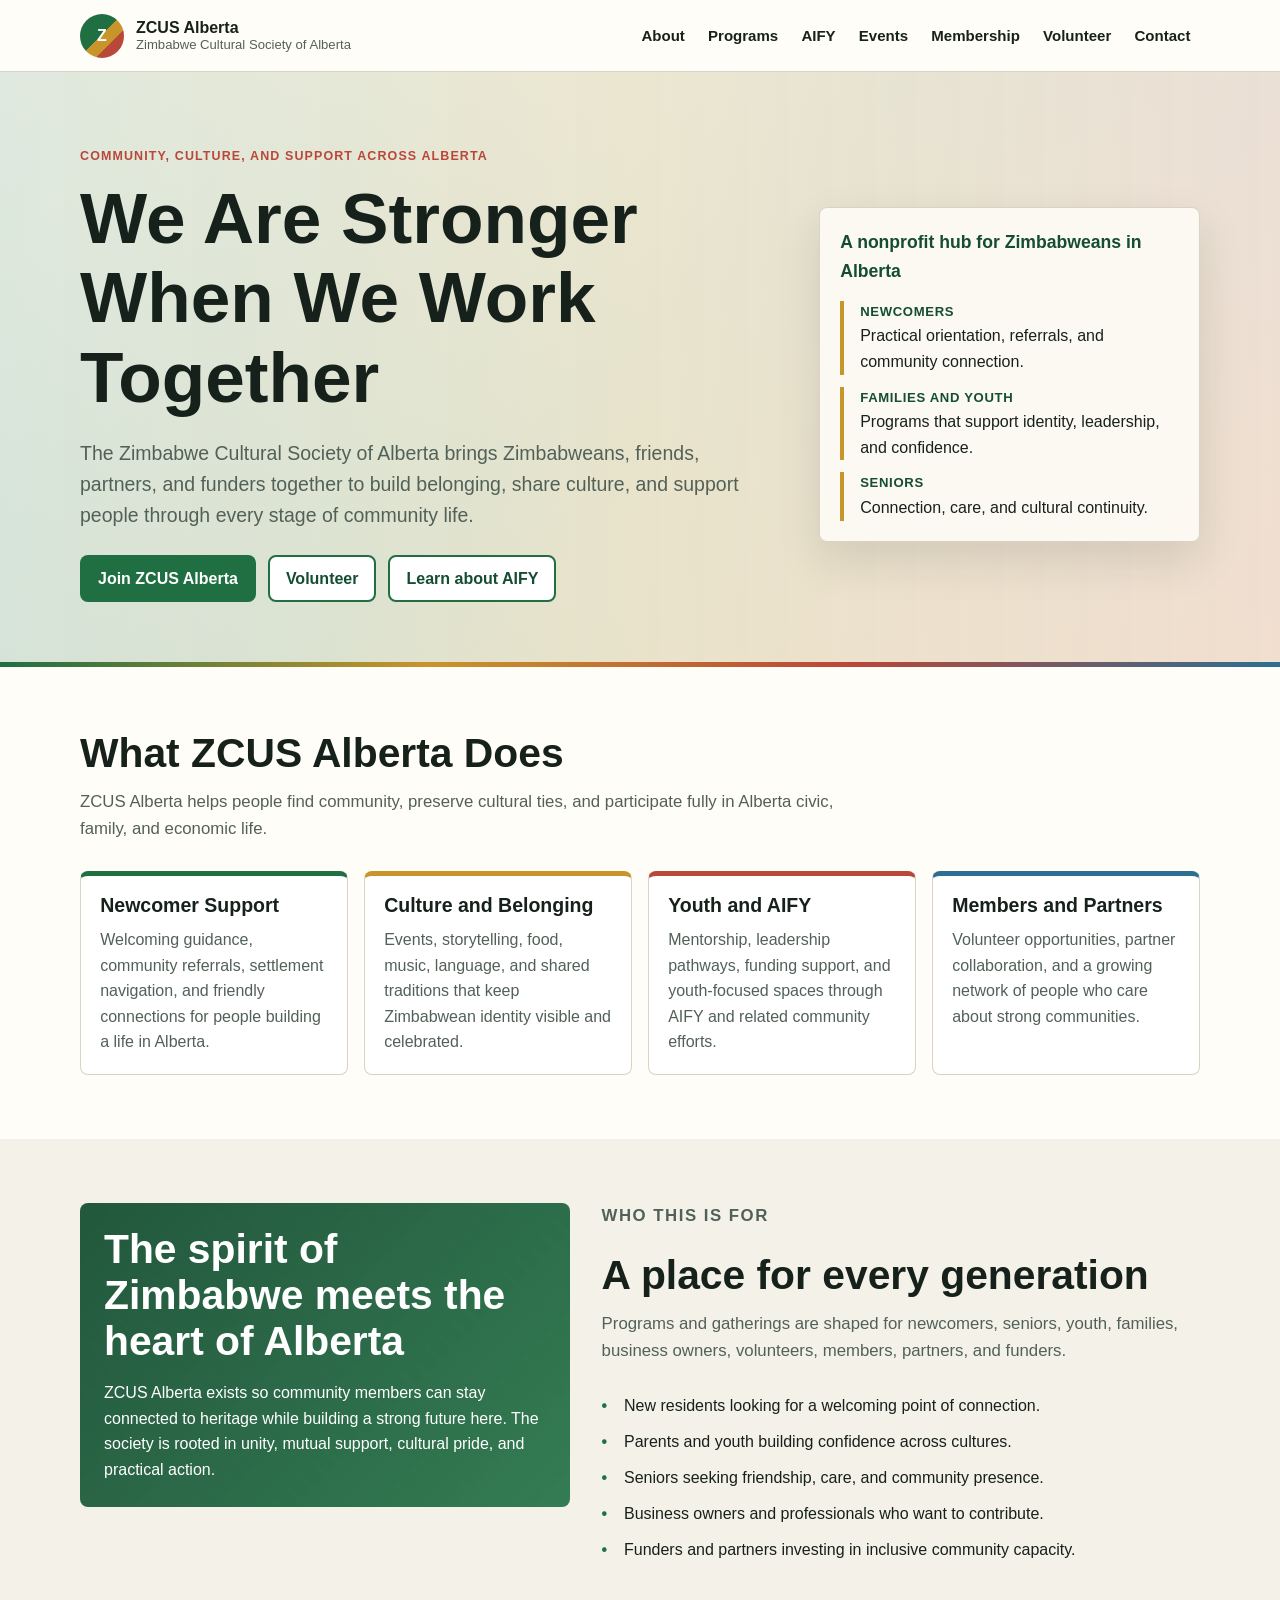
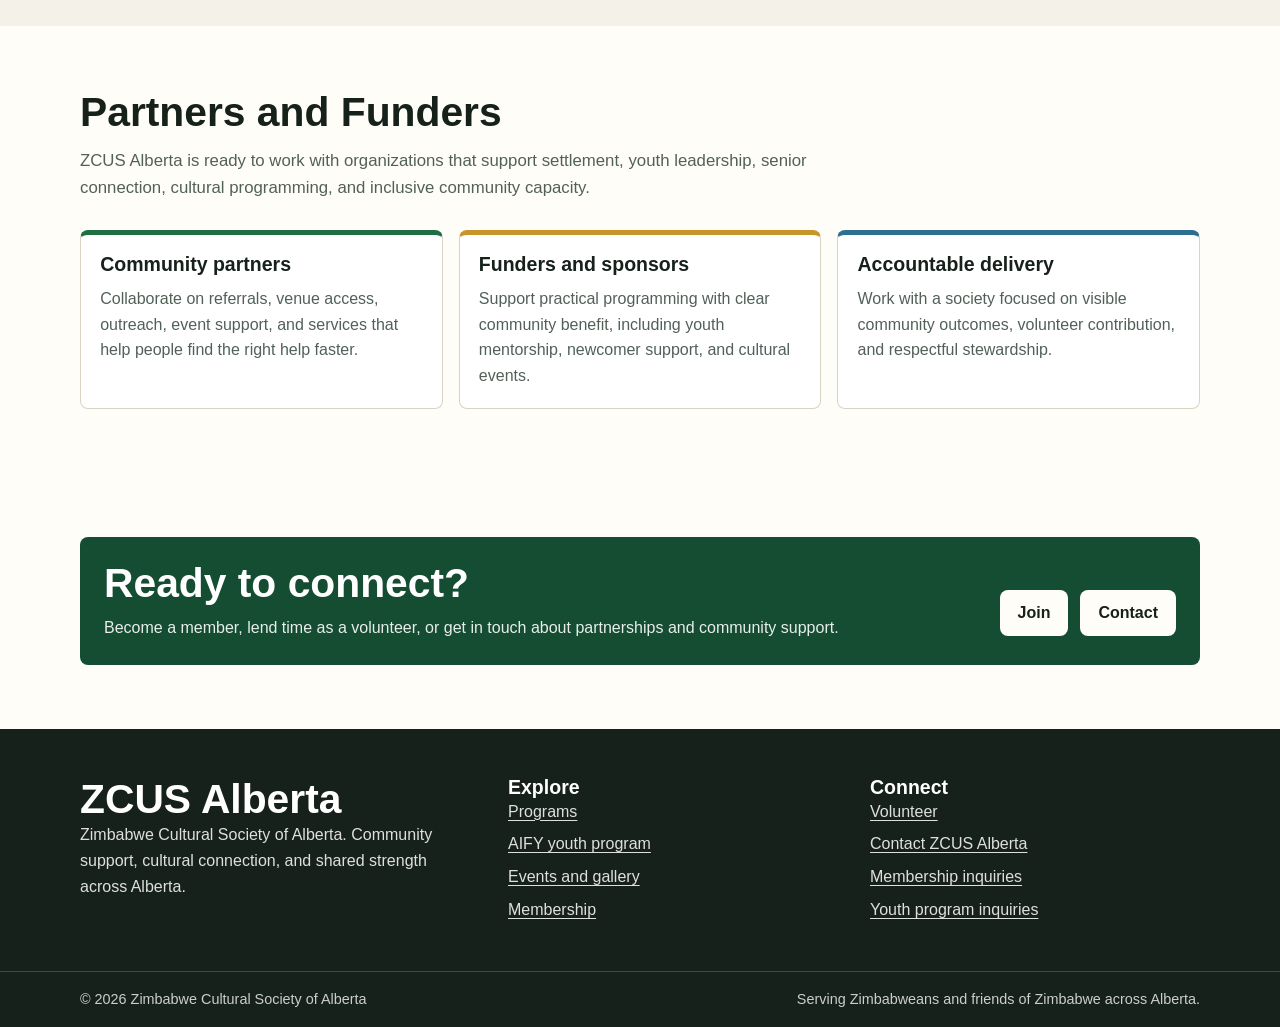
<file: index.html>
<!doctype html>
<html lang="en">
<head>
  <meta charset="utf-8">
  <meta name="viewport" content="width=device-width, initial-scale=1">
  <title>ZCUS Alberta | Zimbabwe Cultural Society of Alberta</title>
  <meta name="description" content="ZCUS Alberta is a nonprofit community hub for Zimbabweans in Alberta, supporting culture, connection, youth, seniors, newcomers, volunteers, and families.">
  <link rel="stylesheet" href="css/styles.css">
  <link rel="icon" href="data:,">
  <script src="js/main.js" defer></script>
</head>
<body>
  <a class="skip-link" href="#main">Skip to main content</a>
  <header class="site-header">
    <div class="header-inner">
      <a class="brand" href="index.html" aria-label="ZCUS Alberta home">
        <span class="brand-mark" aria-hidden="true">Z</span>
        <span class="brand-text">
          <span class="brand-name">ZCUS Alberta</span>
          <span class="brand-subtitle">Zimbabwe Cultural Society of Alberta</span>
        </span>
      </a>
      <button class="nav-toggle" type="button" data-nav-toggle aria-controls="site-nav">
        <span class="nav-toggle-lines" aria-hidden="true"></span>
        <span>Menu</span>
      </button>
      <nav class="site-nav" id="site-nav" data-nav aria-label="Main navigation">
        <a href="about.html">About</a>
        <a href="programs.html">Programs</a>
        <a href="aify.html">AIFY</a>
        <a href="events.html">Events</a>
        <a href="membership.html">Membership</a>
        <a href="volunteer.html">Volunteer</a>
        <a href="contact.html">Contact</a>
      </nav>
    </div>
  </header>

  <main id="main">
    <section class="hero">
      <div class="section-inner hero-grid">
        <div>
          <p class="eyebrow">Community, culture, and support across Alberta</p>
          <h1>We Are Stronger When We Work Together</h1>
          <p class="lead">The Zimbabwe Cultural Society of Alberta brings Zimbabweans, friends, partners, and funders together to build belonging, share culture, and support people through every stage of community life.</p>
          <div class="hero-actions" aria-label="Primary actions">
            <a class="button" href="membership.html">Join ZCUS Alberta</a>
            <a class="button-secondary" href="volunteer.html">Volunteer</a>
            <a class="button-secondary" href="aify.html">Learn about AIFY</a>
          </div>
        </div>
        <aside class="hero-panel" aria-label="Community focus">
          <strong>A nonprofit hub for Zimbabweans in Alberta</strong>
          <ul class="meta-list">
            <li><span class="kicker">Newcomers</span><span>Practical orientation, referrals, and community connection.</span></li>
            <li><span class="kicker">Families and youth</span><span>Programs that support identity, leadership, and confidence.</span></li>
            <li><span class="kicker">Seniors</span><span>Connection, care, and cultural continuity.</span></li>
          </ul>
        </aside>
      </div>
    </section>

    <section class="section">
      <div class="section-inner">
        <div class="section-heading">
          <h2>What ZCUS Alberta Does</h2>
          <p>ZCUS Alberta helps people find community, preserve cultural ties, and participate fully in Alberta civic, family, and economic life.</p>
        </div>
        <div class="grid four">
          <article class="card card-accent">
            <h3>Newcomer Support</h3>
            <p>Welcoming guidance, community referrals, settlement navigation, and friendly connections for people building a life in Alberta.</p>
          </article>
          <article class="card card-accent card-gold">
            <h3>Culture and Belonging</h3>
            <p>Events, storytelling, food, music, language, and shared traditions that keep Zimbabwean identity visible and celebrated.</p>
          </article>
          <article class="card card-accent card-red">
            <h3>Youth and AIFY</h3>
            <p>Mentorship, leadership pathways, funding support, and youth-focused spaces through AIFY and related community efforts.</p>
          </article>
          <article class="card card-accent card-blue">
            <h3>Members and Partners</h3>
            <p>Volunteer opportunities, partner collaboration, and a growing network of people who care about strong communities.</p>
          </article>
        </div>
      </div>
    </section>

    <section class="section tint">
      <div class="section-inner split">
        <div class="story-panel">
          <h2>The spirit of Zimbabwe meets the heart of Alberta</h2>
          <p>ZCUS Alberta exists so community members can stay connected to heritage while building a strong future here. The society is rooted in unity, mutual support, cultural pride, and practical action.</p>
        </div>
        <div>
          <div class="section-heading">
            <p class="eyebrow">Who this is for</p>
            <h2>A place for every generation</h2>
            <p>Programs and gatherings are shaped for newcomers, seniors, youth, families, business owners, volunteers, members, partners, and funders.</p>
          </div>
          <ul class="check-list">
            <li>New residents looking for a welcoming point of connection.</li>
            <li>Parents and youth building confidence across cultures.</li>
            <li>Seniors seeking friendship, care, and community presence.</li>
            <li>Business owners and professionals who want to contribute.</li>
            <li>Funders and partners investing in inclusive community capacity.</li>
          </ul>
        </div>
      </div>
    </section>

    <section class="section">
      <div class="section-inner">
        <div class="section-heading">
          <h2>Partners and Funders</h2>
          <p>ZCUS Alberta is ready to work with organizations that support settlement, youth leadership, senior connection, cultural programming, and inclusive community capacity.</p>
        </div>
        <div class="grid three">
          <article class="card card-accent">
            <h3>Community partners</h3>
            <p>Collaborate on referrals, venue access, outreach, event support, and services that help people find the right help faster.</p>
          </article>
          <article class="card card-accent card-gold">
            <h3>Funders and sponsors</h3>
            <p>Support practical programming with clear community benefit, including youth mentorship, newcomer support, and cultural events.</p>
          </article>
          <article class="card card-accent card-blue">
            <h3>Accountable delivery</h3>
            <p>Work with a society focused on visible community outcomes, volunteer contribution, and respectful stewardship.</p>
          </article>
        </div>
      </div>
    </section>

    <section class="section">
      <div class="section-inner">
        <div class="callout">
          <div>
            <h2>Ready to connect?</h2>
            <p>Become a member, lend time as a volunteer, or get in touch about partnerships and community support.</p>
          </div>
          <div class="actions">
            <a class="button-light" href="membership.html">Join</a>
            <a class="button-light" href="contact.html">Contact</a>
          </div>
        </div>
      </div>
    </section>
  </main>

  <footer class="site-footer">
    <div class="footer-inner">
      <div>
        <h2>ZCUS Alberta</h2>
        <p>Zimbabwe Cultural Society of Alberta. Community support, cultural connection, and shared strength across Alberta.</p>
      </div>
      <div>
        <h3>Explore</h3>
        <ul class="footer-links">
          <li><a href="programs.html">Programs</a></li>
          <li><a href="aify.html">AIFY youth program</a></li>
          <li><a href="events.html">Events and gallery</a></li>
          <li><a href="membership.html">Membership</a></li>
        </ul>
      </div>
      <div>
        <h3>Connect</h3>
        <ul class="footer-links">
          <li><a href="volunteer.html">Volunteer</a></li>
          <li><a href="contact.html">Contact ZCUS Alberta</a></li>
          <li><a href="membership.html">Membership inquiries</a></li>
          <li><a href="aify.html">Youth program inquiries</a></li>
        </ul>
      </div>
    </div>
    <div class="footer-bottom">
      <div class="section-inner">
        <span>&copy; <span data-current-year>2026</span> Zimbabwe Cultural Society of Alberta</span>
        <span>Serving Zimbabweans and friends of Zimbabwe across Alberta.</span>
      </div>
    </div>
  </footer>
</body>
</html>
</file>
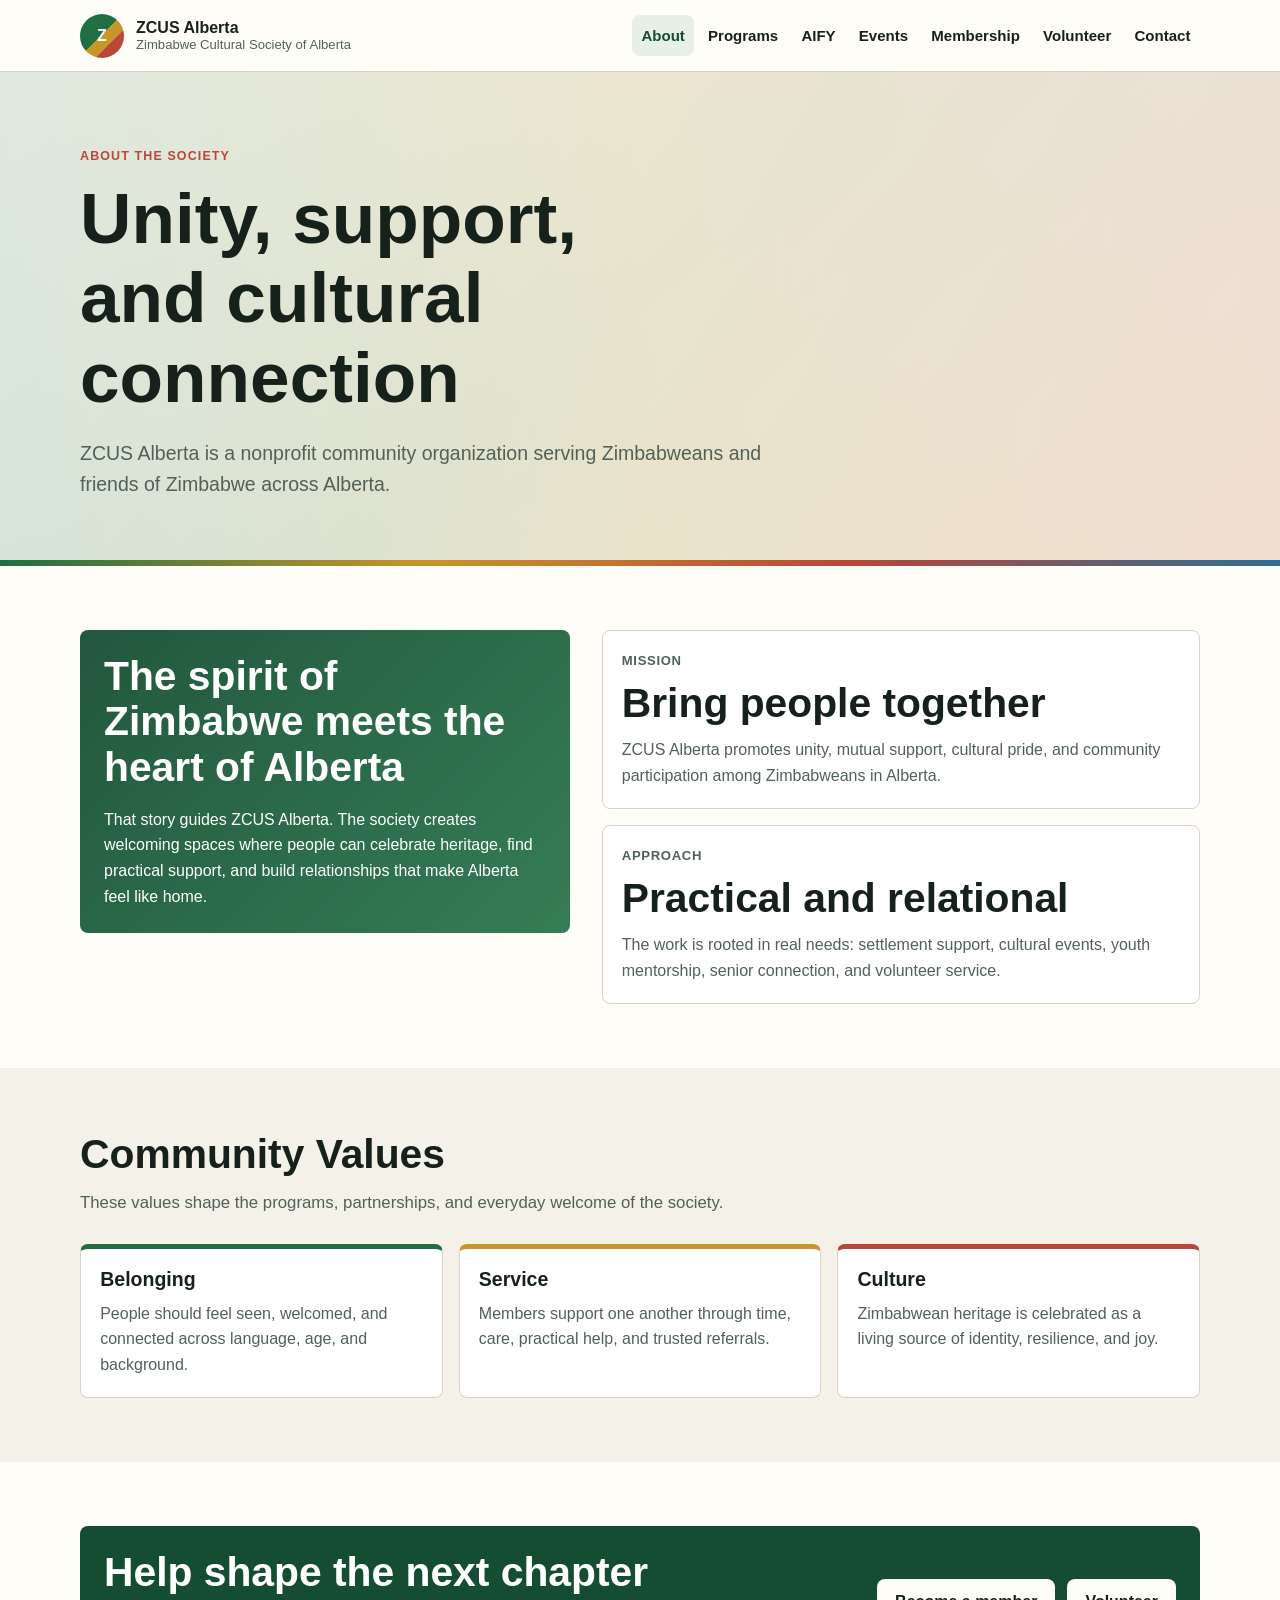
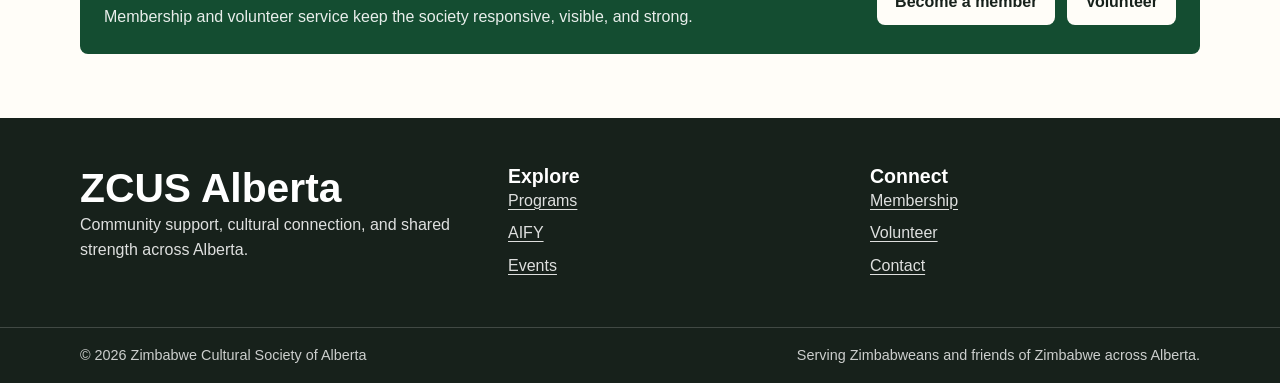
<file: about.html>
<!doctype html>
<html lang="en">
<head>
  <meta charset="utf-8">
  <meta name="viewport" content="width=device-width, initial-scale=1">
  <title>About | ZCUS Alberta</title>
  <meta name="description" content="Learn about the Zimbabwe Cultural Society of Alberta, its mission, values, and community story.">
  <link rel="stylesheet" href="css/styles.css">
  <link rel="icon" href="data:,">
  <script src="js/main.js" defer></script>
</head>
<body>
  <a class="skip-link" href="#main">Skip to main content</a>
  <header class="site-header">
    <div class="header-inner">
      <a class="brand" href="index.html" aria-label="ZCUS Alberta home"><span class="brand-mark" aria-hidden="true">Z</span><span class="brand-text"><span class="brand-name">ZCUS Alberta</span><span class="brand-subtitle">Zimbabwe Cultural Society of Alberta</span></span></a>
      <button class="nav-toggle" type="button" data-nav-toggle aria-controls="site-nav"><span class="nav-toggle-lines" aria-hidden="true"></span><span>Menu</span></button>
      <nav class="site-nav" id="site-nav" data-nav aria-label="Main navigation"><a href="about.html">About</a><a href="programs.html">Programs</a><a href="aify.html">AIFY</a><a href="events.html">Events</a><a href="membership.html">Membership</a><a href="volunteer.html">Volunteer</a><a href="contact.html">Contact</a></nav>
    </div>
  </header>

  <main id="main">
    <section class="hero">
      <div class="section-inner">
        <p class="eyebrow">About the society</p>
        <h1>Unity, support, and cultural connection</h1>
        <p class="lead">ZCUS Alberta is a nonprofit community organization serving Zimbabweans and friends of Zimbabwe across Alberta.</p>
      </div>
    </section>

    <section class="section">
      <div class="section-inner split">
        <div class="story-panel">
          <h2>The spirit of Zimbabwe meets the heart of Alberta</h2>
          <p>That story guides ZCUS Alberta. The society creates welcoming spaces where people can celebrate heritage, find practical support, and build relationships that make Alberta feel like home.</p>
        </div>
        <div class="grid">
          <article class="card">
            <p class="kicker">Mission</p>
            <h2>Bring people together</h2>
            <p>ZCUS Alberta promotes unity, mutual support, cultural pride, and community participation among Zimbabweans in Alberta.</p>
          </article>
          <article class="card">
            <p class="kicker">Approach</p>
            <h2>Practical and relational</h2>
            <p>The work is rooted in real needs: settlement support, cultural events, youth mentorship, senior connection, and volunteer service.</p>
          </article>
        </div>
      </div>
    </section>

    <section class="section tint">
      <div class="section-inner">
        <div class="section-heading">
          <h2>Community Values</h2>
          <p>These values shape the programs, partnerships, and everyday welcome of the society.</p>
        </div>
        <div class="grid three">
          <article class="card card-accent"><h3>Belonging</h3><p>People should feel seen, welcomed, and connected across language, age, and background.</p></article>
          <article class="card card-accent card-gold"><h3>Service</h3><p>Members support one another through time, care, practical help, and trusted referrals.</p></article>
          <article class="card card-accent card-red"><h3>Culture</h3><p>Zimbabwean heritage is celebrated as a living source of identity, resilience, and joy.</p></article>
        </div>
      </div>
    </section>

    <section class="section">
      <div class="section-inner callout">
        <div>
          <h2>Help shape the next chapter</h2>
          <p>Membership and volunteer service keep the society responsive, visible, and strong.</p>
        </div>
        <div class="actions"><a class="button-light" href="membership.html">Become a member</a><a class="button-light" href="volunteer.html">Volunteer</a></div>
      </div>
    </section>
  </main>

  <footer class="site-footer">
    <div class="footer-inner">
      <div><h2>ZCUS Alberta</h2><p>Community support, cultural connection, and shared strength across Alberta.</p></div>
      <div><h3>Explore</h3><ul class="footer-links"><li><a href="programs.html">Programs</a></li><li><a href="aify.html">AIFY</a></li><li><a href="events.html">Events</a></li></ul></div>
      <div><h3>Connect</h3><ul class="footer-links"><li><a href="membership.html">Membership</a></li><li><a href="volunteer.html">Volunteer</a></li><li><a href="contact.html">Contact</a></li></ul></div>
    </div>
    <div class="footer-bottom"><div class="section-inner"><span>&copy; <span data-current-year>2026</span> Zimbabwe Cultural Society of Alberta</span><span>Serving Zimbabweans and friends of Zimbabwe across Alberta.</span></div></div>
  </footer>
</body>
</html>
</file>
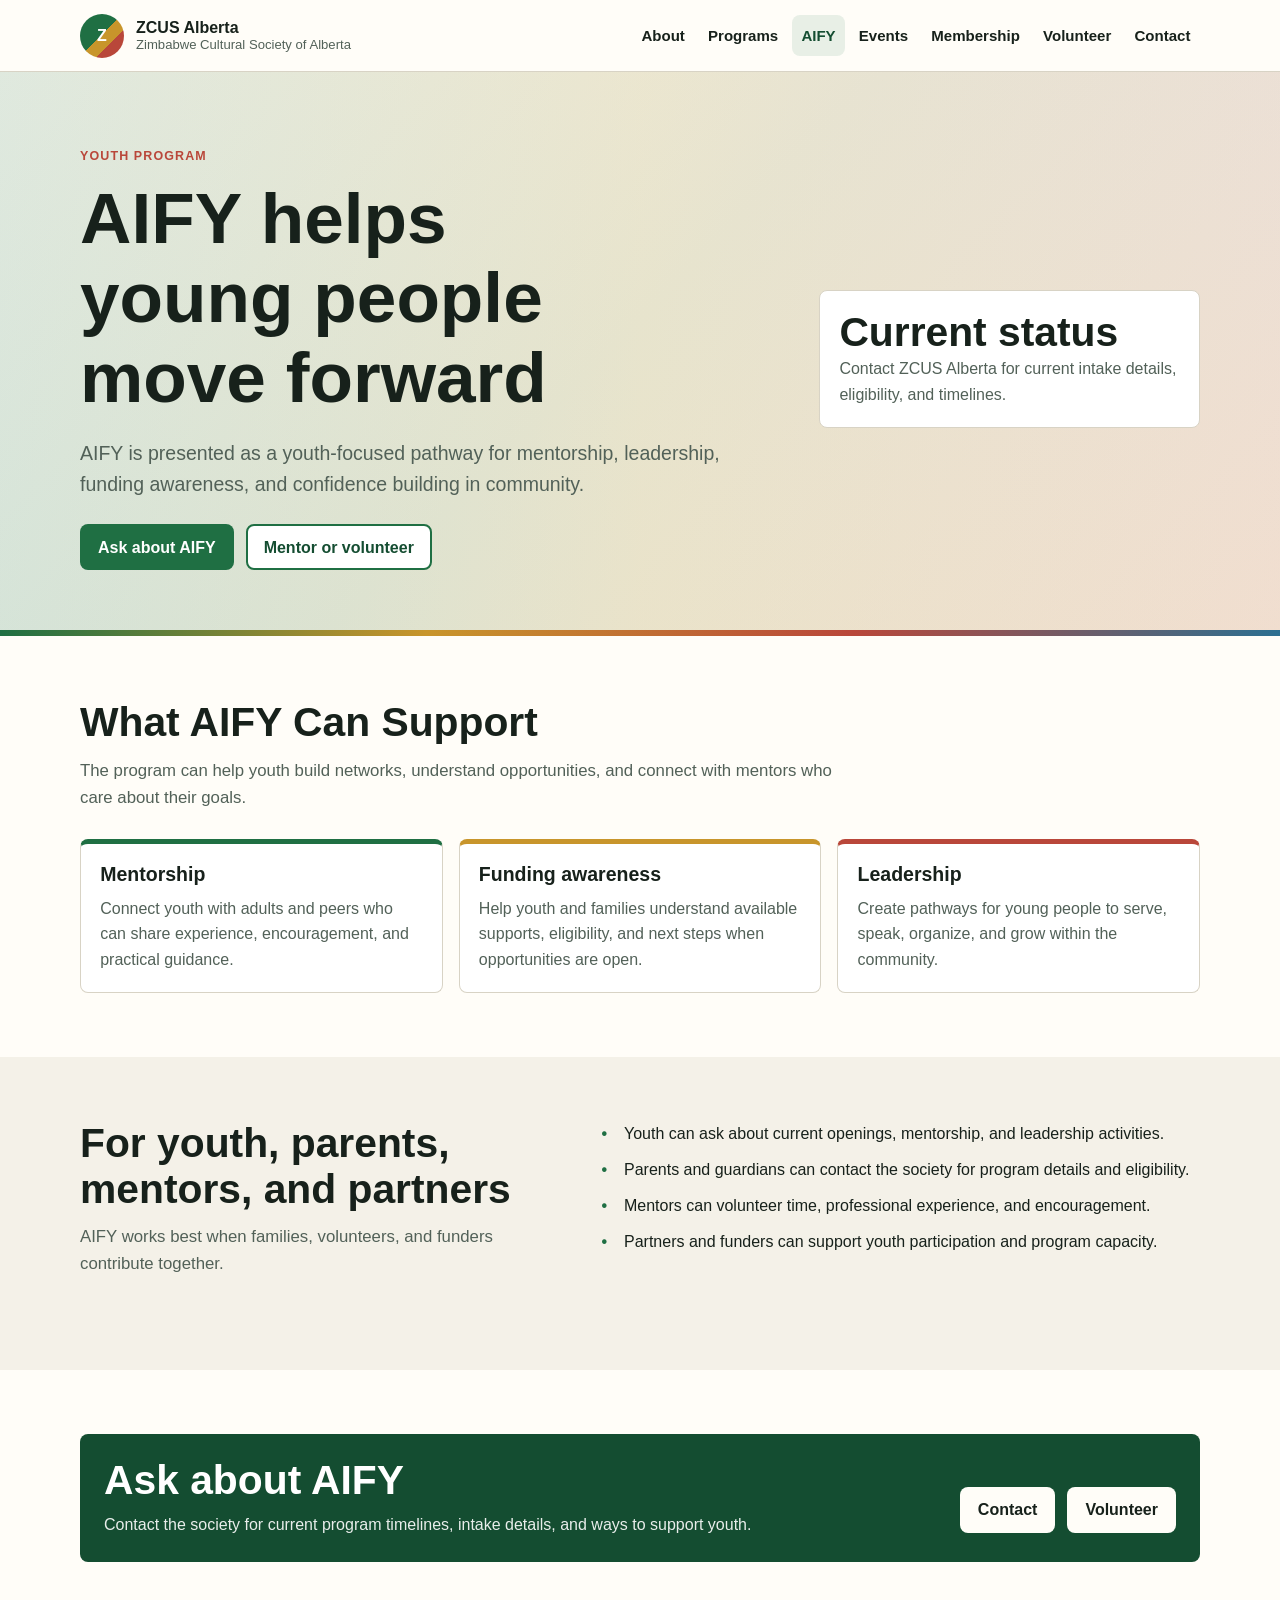
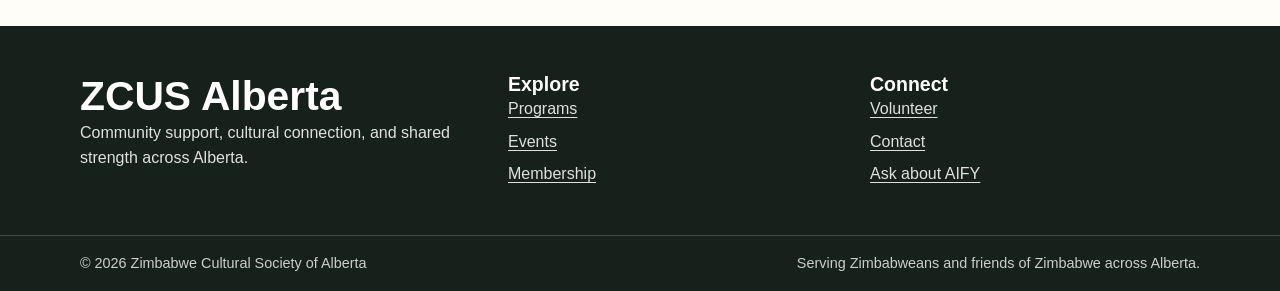
<file: aify.html>
<!doctype html>
<html lang="en">
<head>
  <meta charset="utf-8">
  <meta name="viewport" content="width=device-width, initial-scale=1">
  <title>AIFY Youth Program | ZCUS Alberta</title>
  <meta name="description" content="AIFY supports youth through mentorship, funding awareness, leadership, and community connection.">
  <link rel="stylesheet" href="css/styles.css">
  <link rel="icon" href="data:,">
  <script src="js/main.js" defer></script>
</head>
<body>
  <a class="skip-link" href="#main">Skip to main content</a>
  <header class="site-header"><div class="header-inner"><a class="brand" href="index.html" aria-label="ZCUS Alberta home"><span class="brand-mark" aria-hidden="true">Z</span><span class="brand-text"><span class="brand-name">ZCUS Alberta</span><span class="brand-subtitle">Zimbabwe Cultural Society of Alberta</span></span></a><button class="nav-toggle" type="button" data-nav-toggle aria-controls="site-nav"><span class="nav-toggle-lines" aria-hidden="true"></span><span>Menu</span></button><nav class="site-nav" id="site-nav" data-nav aria-label="Main navigation"><a href="about.html">About</a><a href="programs.html">Programs</a><a href="aify.html">AIFY</a><a href="events.html">Events</a><a href="membership.html">Membership</a><a href="volunteer.html">Volunteer</a><a href="contact.html">Contact</a></nav></div></header>

  <main id="main">
    <section class="hero">
      <div class="section-inner hero-grid">
        <div>
          <p class="eyebrow">Youth program</p>
          <h1>AIFY helps young people move forward</h1>
          <p class="lead">AIFY is presented as a youth-focused pathway for mentorship, leadership, funding awareness, and confidence building in community.</p>
          <div class="hero-actions"><a class="button" href="contact.html">Ask about AIFY</a><a class="button-secondary" href="volunteer.html">Mentor or volunteer</a></div>
        </div>
        <aside class="notice">
          <h2>Current status</h2>
          <p>Contact ZCUS Alberta for current intake details, eligibility, and timelines.</p>
        </aside>
      </div>
    </section>

    <section class="section">
      <div class="section-inner">
        <div class="section-heading">
          <h2>What AIFY Can Support</h2>
          <p>The program can help youth build networks, understand opportunities, and connect with mentors who care about their goals.</p>
        </div>
        <div class="grid three">
          <article class="card card-accent"><h3>Mentorship</h3><p>Connect youth with adults and peers who can share experience, encouragement, and practical guidance.</p></article>
          <article class="card card-accent card-gold"><h3>Funding awareness</h3><p>Help youth and families understand available supports, eligibility, and next steps when opportunities are open.</p></article>
          <article class="card card-accent card-red"><h3>Leadership</h3><p>Create pathways for young people to serve, speak, organize, and grow within the community.</p></article>
        </div>
      </div>
    </section>

    <section class="section tint">
      <div class="section-inner split">
        <div class="section-heading">
          <h2>For youth, parents, mentors, and partners</h2>
          <p>AIFY works best when families, volunteers, and funders contribute together.</p>
        </div>
        <ul class="check-list">
          <li>Youth can ask about current openings, mentorship, and leadership activities.</li>
          <li>Parents and guardians can contact the society for program details and eligibility.</li>
          <li>Mentors can volunteer time, professional experience, and encouragement.</li>
          <li>Partners and funders can support youth participation and program capacity.</li>
        </ul>
      </div>
    </section>

    <section class="section"><div class="section-inner callout"><div><h2>Ask about AIFY</h2><p>Contact the society for current program timelines, intake details, and ways to support youth.</p></div><div class="actions"><a class="button-light" href="contact.html">Contact</a><a class="button-light" href="volunteer.html">Volunteer</a></div></div></section>
  </main>

  <footer class="site-footer"><div class="footer-inner"><div><h2>ZCUS Alberta</h2><p>Community support, cultural connection, and shared strength across Alberta.</p></div><div><h3>Explore</h3><ul class="footer-links"><li><a href="programs.html">Programs</a></li><li><a href="events.html">Events</a></li><li><a href="membership.html">Membership</a></li></ul></div><div><h3>Connect</h3><ul class="footer-links"><li><a href="volunteer.html">Volunteer</a></li><li><a href="contact.html">Contact</a></li><li><a href="contact.html">Ask about AIFY</a></li></ul></div></div><div class="footer-bottom"><div class="section-inner"><span>&copy; <span data-current-year>2026</span> Zimbabwe Cultural Society of Alberta</span><span>Serving Zimbabweans and friends of Zimbabwe across Alberta.</span></div></div></footer>
</body>
</html>
</file>
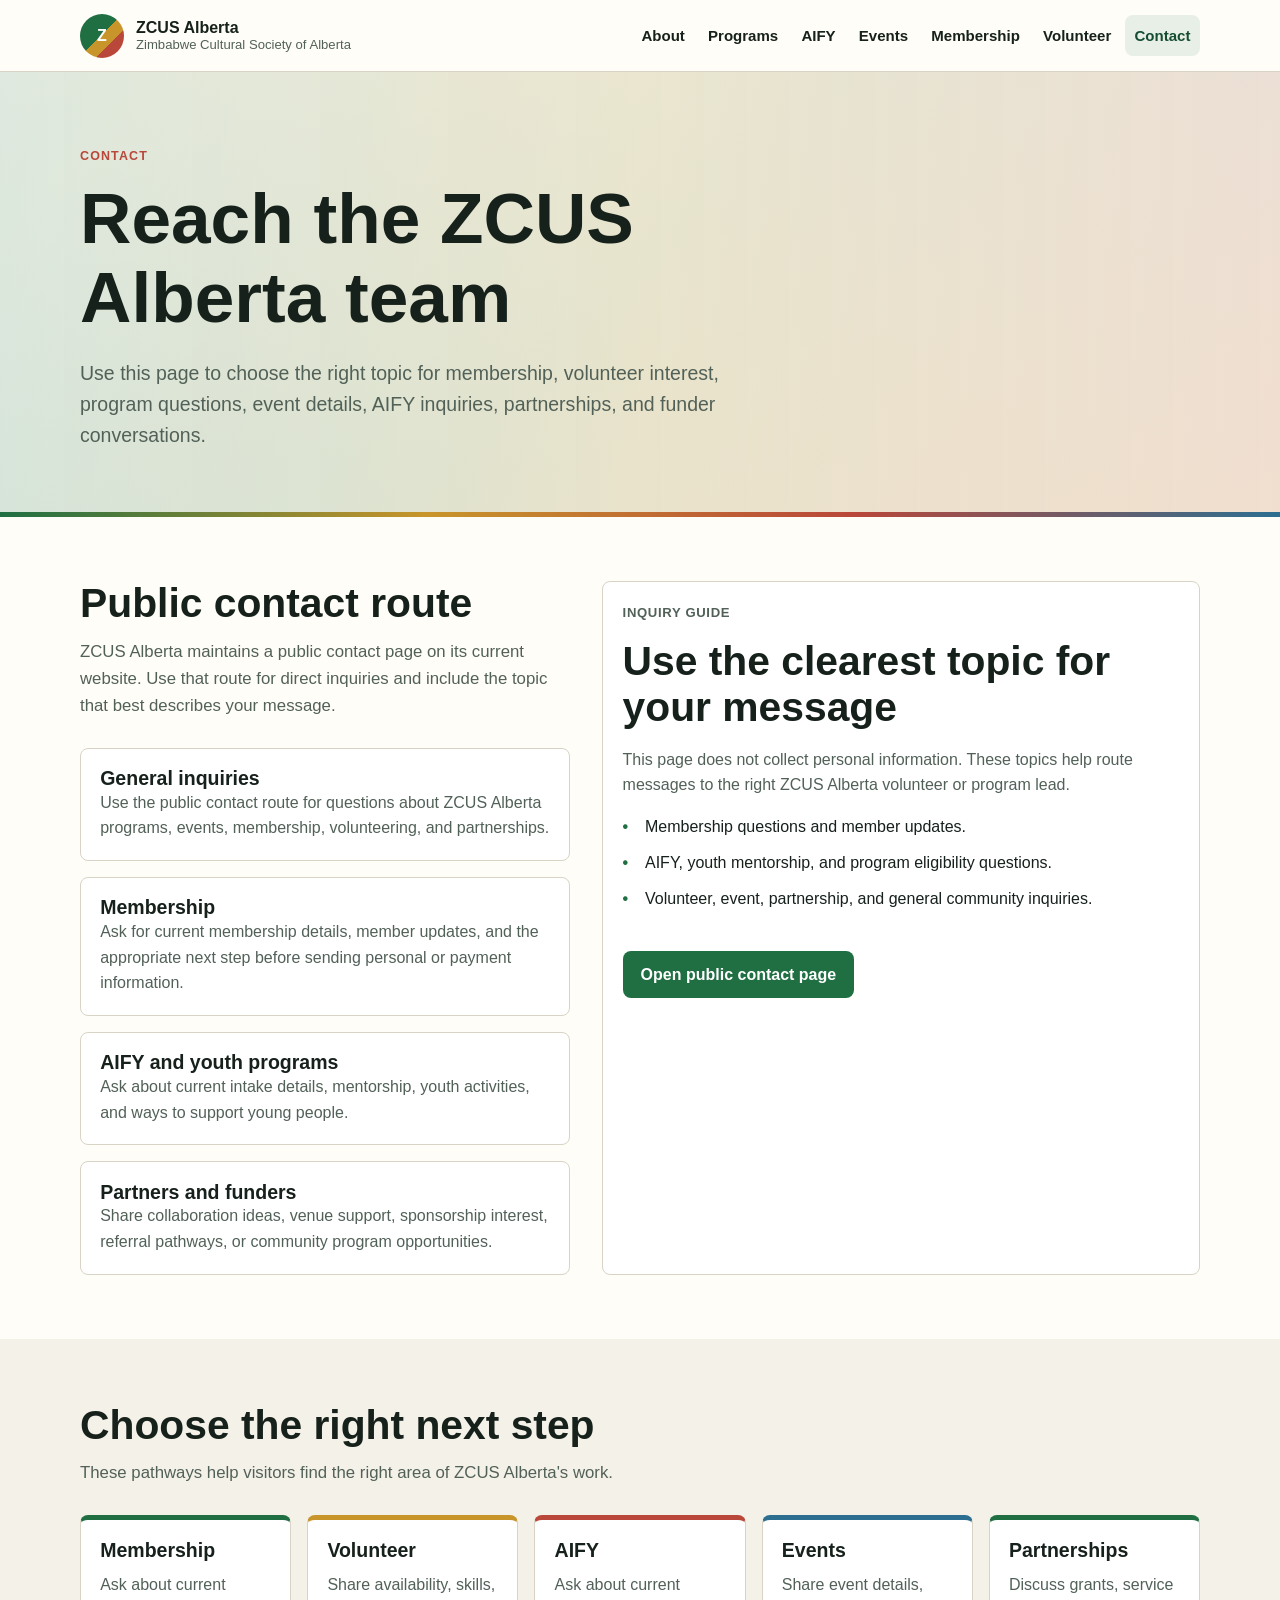
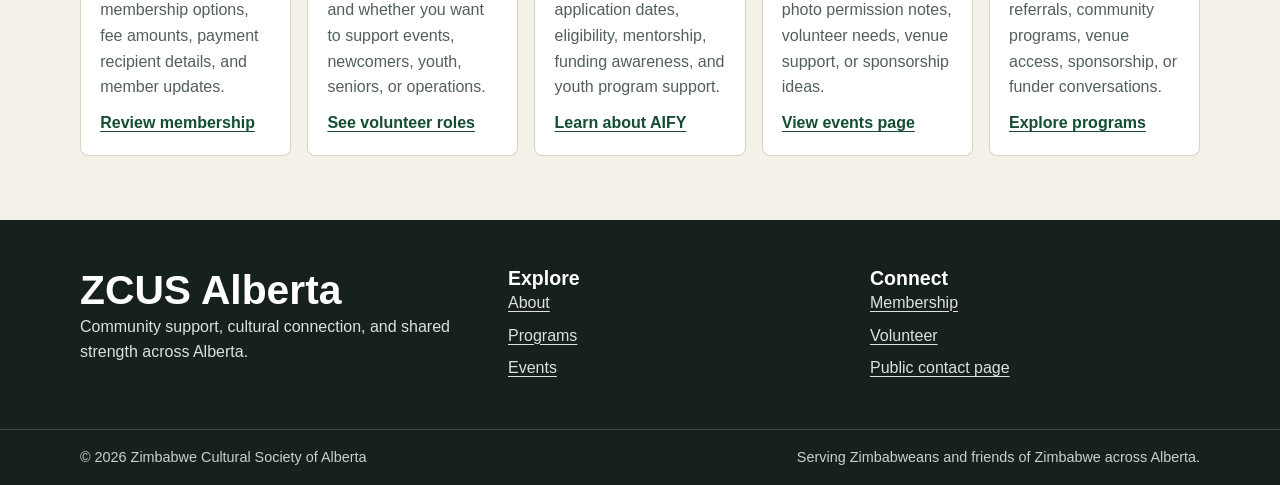
<file: contact.html>
<!doctype html>
<html lang="en">
<head>
  <meta charset="utf-8">
  <meta name="viewport" content="width=device-width, initial-scale=1">
  <title>Contact | ZCUS Alberta</title>
  <meta name="description" content="Contact ZCUS Alberta about membership, volunteering, AIFY, programs, events, and partnerships.">
  <link rel="stylesheet" href="css/styles.css">
  <link rel="icon" href="data:,">
  <script src="js/main.js" defer></script>
</head>
<body>
  <a class="skip-link" href="#main">Skip to main content</a>
  <header class="site-header"><div class="header-inner"><a class="brand" href="index.html" aria-label="ZCUS Alberta home"><span class="brand-mark" aria-hidden="true">Z</span><span class="brand-text"><span class="brand-name">ZCUS Alberta</span><span class="brand-subtitle">Zimbabwe Cultural Society of Alberta</span></span></a><button class="nav-toggle" type="button" data-nav-toggle aria-controls="site-nav"><span class="nav-toggle-lines" aria-hidden="true"></span><span>Menu</span></button><nav class="site-nav" id="site-nav" data-nav aria-label="Main navigation"><a href="about.html">About</a><a href="programs.html">Programs</a><a href="aify.html">AIFY</a><a href="events.html">Events</a><a href="membership.html">Membership</a><a href="volunteer.html">Volunteer</a><a href="contact.html">Contact</a></nav></div></header>

  <main id="main">
    <section class="hero"><div class="section-inner"><p class="eyebrow">Contact</p><h1>Reach the ZCUS Alberta team</h1><p class="lead">Use this page to choose the right topic for membership, volunteer interest, program questions, event details, AIFY inquiries, partnerships, and funder conversations.</p></div></section>

    <section class="section">
      <div class="section-inner split contact-layout">
        <div>
          <div class="section-heading"><h2>Public contact route</h2><p>ZCUS Alberta maintains a public contact page on its current website. Use that route for direct inquiries and include the topic that best describes your message.</p></div>
          <div class="grid">
            <article class="notice"><h3>General inquiries</h3><p>Use the public contact route for questions about ZCUS Alberta programs, events, membership, volunteering, and partnerships.</p></article>
            <article class="notice"><h3>Membership</h3><p>Ask for current membership details, member updates, and the appropriate next step before sending personal or payment information.</p></article>
            <article class="notice"><h3>AIFY and youth programs</h3><p>Ask about current intake details, mentorship, youth activities, and ways to support young people.</p></article>
            <article class="notice"><h3>Partners and funders</h3><p>Share collaboration ideas, venue support, sponsorship interest, referral pathways, or community program opportunities.</p></article>
          </div>
        </div>
        <aside class="contact-guidance" aria-labelledby="contact-guidance-title">
          <p class="kicker">Inquiry guide</p>
          <h2 id="contact-guidance-title">Use the clearest topic for your message</h2>
          <p>This page does not collect personal information. These topics help route messages to the right ZCUS Alberta volunteer or program lead.</p>
          <ul class="plain-list">
            <li>Membership questions and member updates.</li>
            <li>AIFY, youth mentorship, and program eligibility questions.</li>
            <li>Volunteer, event, partnership, and general community inquiries.</li>
          </ul>
          <div class="actions"><a class="button" href="https://www.zcusalberta.ca/contact">Open public contact page</a></div>
        </aside>
      </div>
    </section>

    <section class="section tint">
      <div class="section-inner">
        <div class="section-heading"><h2>Choose the right next step</h2><p>These pathways help visitors find the right area of ZCUS Alberta's work.</p></div>
        <div class="grid contact-cards">
          <article class="card card-accent"><h3>Membership</h3><p>Ask about current membership options, fee amounts, payment recipient details, and member updates.</p><a href="membership.html">Review membership</a></article>
          <article class="card card-accent card-gold"><h3>Volunteer</h3><p>Share availability, skills, and whether you want to support events, newcomers, youth, seniors, or operations.</p><a href="volunteer.html">See volunteer roles</a></article>
          <article class="card card-accent card-red"><h3>AIFY</h3><p>Ask about current application dates, eligibility, mentorship, funding awareness, and youth program support.</p><a href="aify.html">Learn about AIFY</a></article>
          <article class="card card-accent card-blue"><h3>Events</h3><p>Share event details, photo permission notes, volunteer needs, venue support, or sponsorship ideas.</p><a href="events.html">View events page</a></article>
          <article class="card card-accent"><h3>Partnerships</h3><p>Discuss grants, service referrals, community programs, venue access, sponsorship, or funder conversations.</p><a href="programs.html">Explore programs</a></article>
        </div>
      </div>
    </section>
  </main>

  <footer class="site-footer"><div class="footer-inner"><div><h2>ZCUS Alberta</h2><p>Community support, cultural connection, and shared strength across Alberta.</p></div><div><h3>Explore</h3><ul class="footer-links"><li><a href="about.html">About</a></li><li><a href="programs.html">Programs</a></li><li><a href="events.html">Events</a></li></ul></div><div><h3>Connect</h3><ul class="footer-links"><li><a href="membership.html">Membership</a></li><li><a href="volunteer.html">Volunteer</a></li><li><a href="https://www.zcusalberta.ca/contact">Public contact page</a></li></ul></div></div><div class="footer-bottom"><div class="section-inner"><span>&copy; <span data-current-year>2026</span> Zimbabwe Cultural Society of Alberta</span><span>Serving Zimbabweans and friends of Zimbabwe across Alberta.</span></div></div></footer>
</body>
</html>
</file>
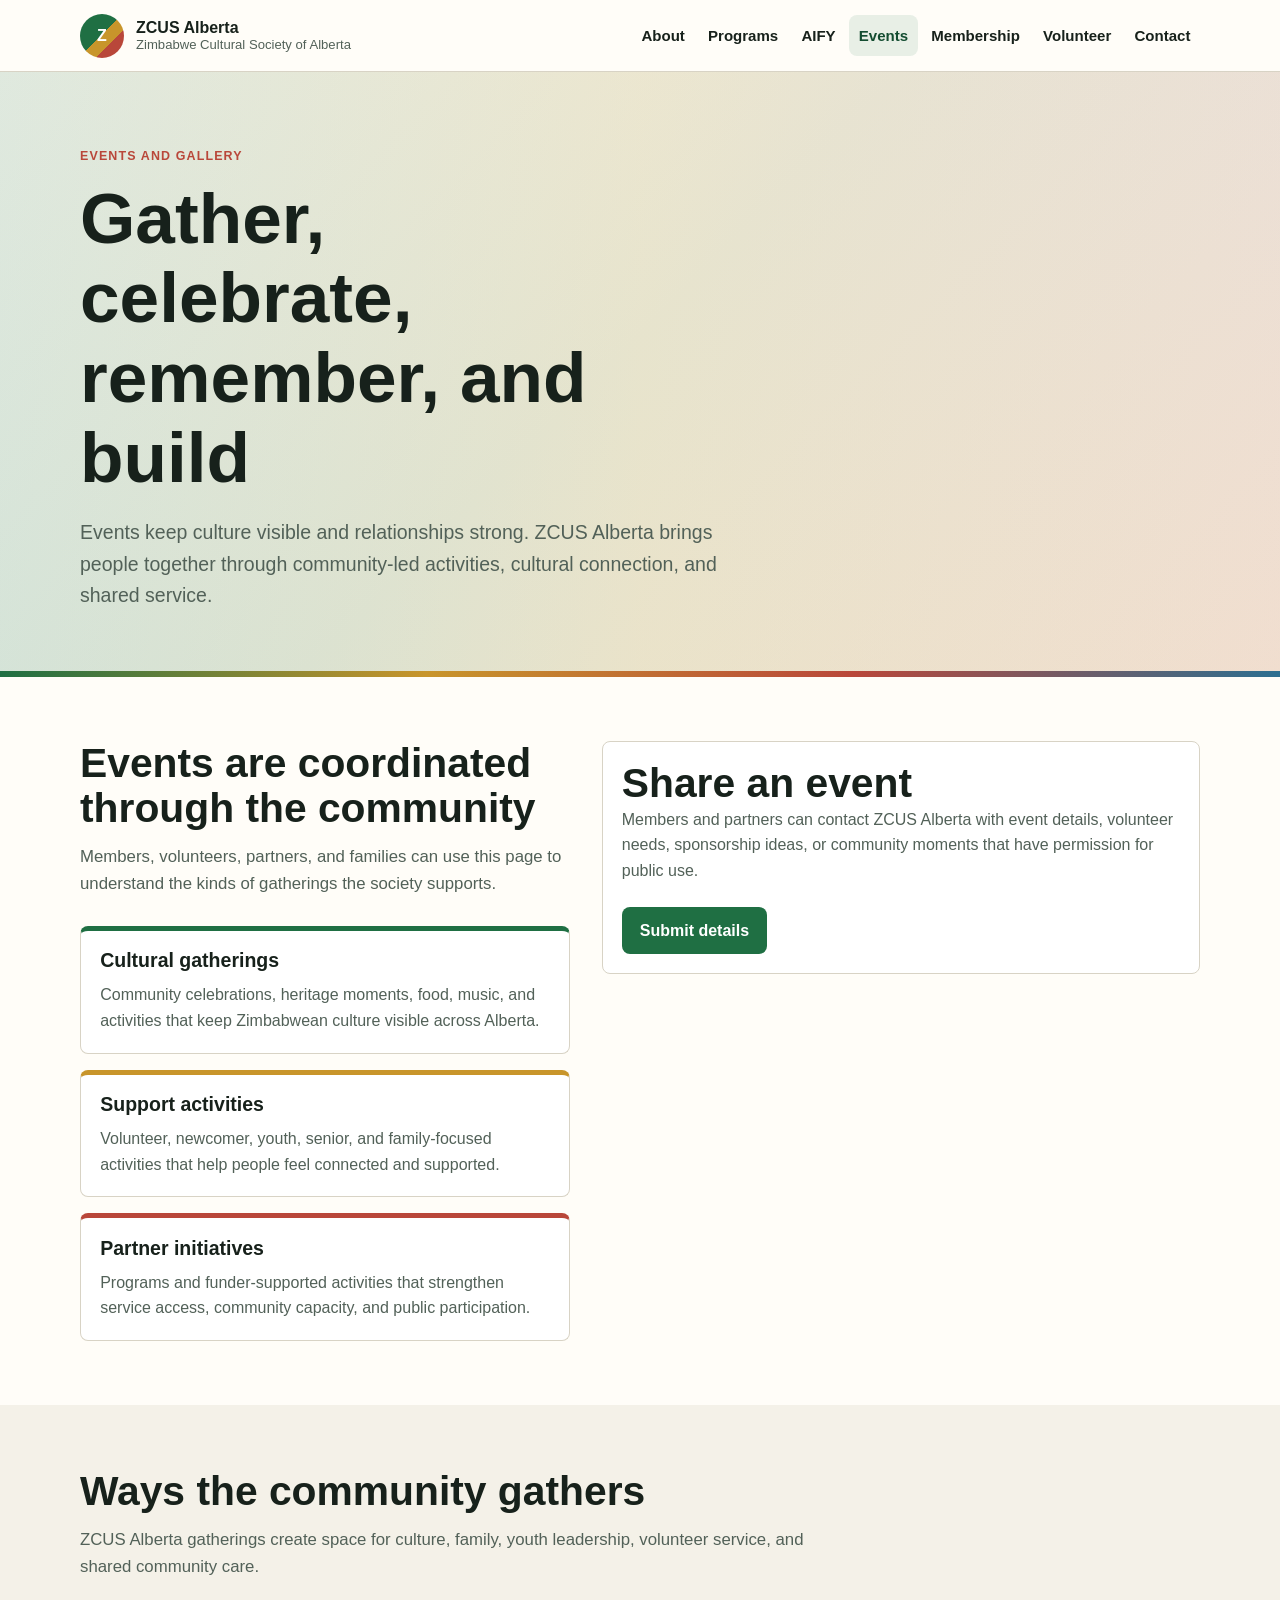
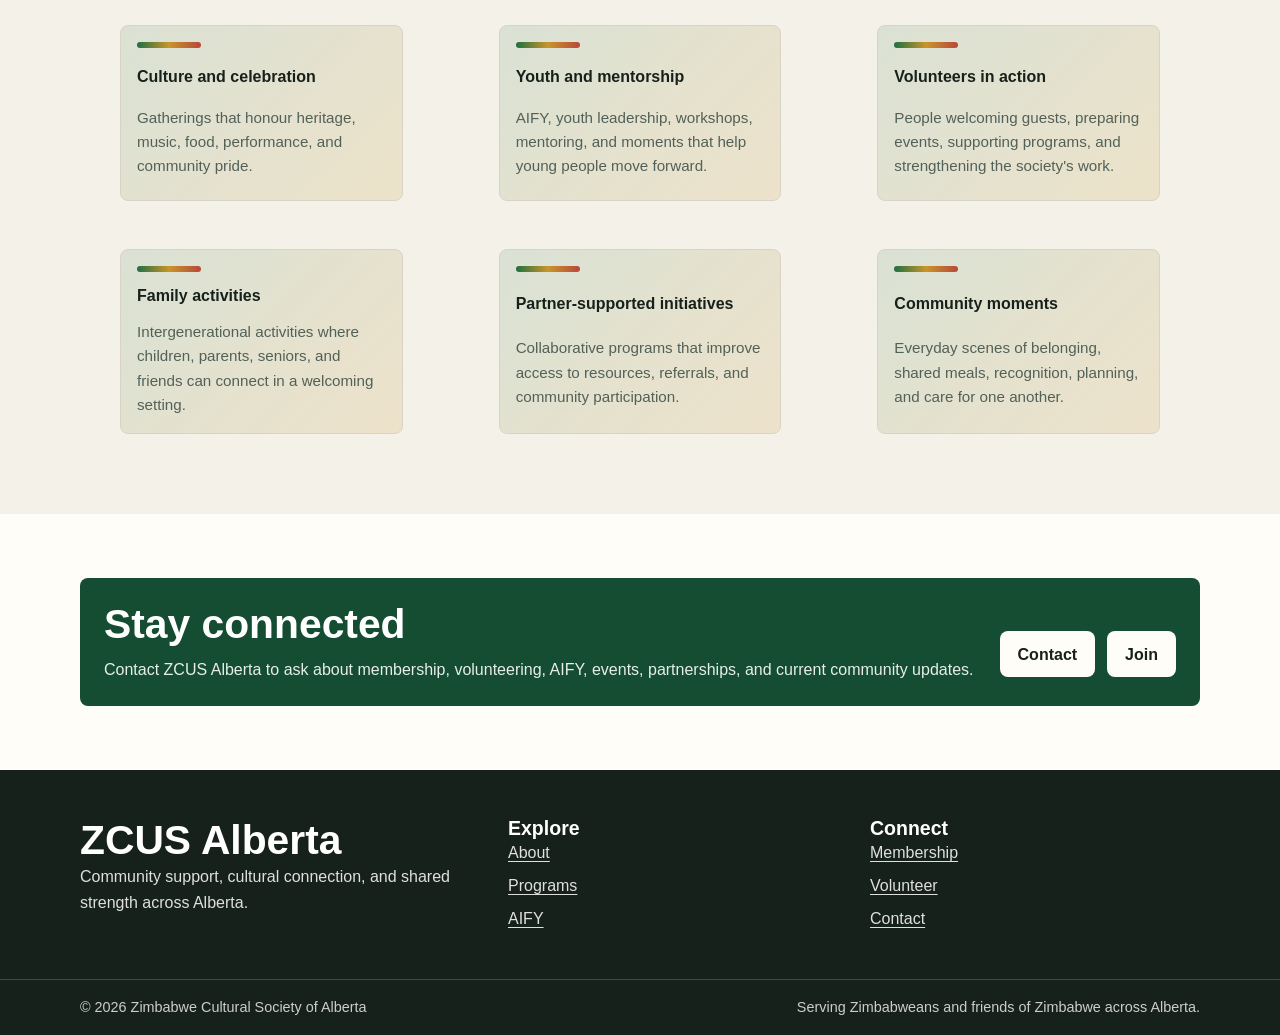
<file: events.html>
<!doctype html>
<html lang="en">
<head>
  <meta charset="utf-8">
  <meta name="viewport" content="width=device-width, initial-scale=1">
  <title>Events and Gallery | ZCUS Alberta</title>
  <meta name="description" content="Learn how ZCUS Alberta brings community members together through cultural events, youth activities, volunteer moments, and partner-supported gatherings.">
  <link rel="stylesheet" href="css/styles.css">
  <link rel="icon" href="data:,">
  <script src="js/main.js" defer></script>
</head>
<body>
  <a class="skip-link" href="#main">Skip to main content</a>
  <header class="site-header"><div class="header-inner"><a class="brand" href="index.html" aria-label="ZCUS Alberta home"><span class="brand-mark" aria-hidden="true">Z</span><span class="brand-text"><span class="brand-name">ZCUS Alberta</span><span class="brand-subtitle">Zimbabwe Cultural Society of Alberta</span></span></a><button class="nav-toggle" type="button" data-nav-toggle aria-controls="site-nav"><span class="nav-toggle-lines" aria-hidden="true"></span><span>Menu</span></button><nav class="site-nav" id="site-nav" data-nav aria-label="Main navigation"><a href="about.html">About</a><a href="programs.html">Programs</a><a href="aify.html">AIFY</a><a href="events.html">Events</a><a href="membership.html">Membership</a><a href="volunteer.html">Volunteer</a><a href="contact.html">Contact</a></nav></div></header>

  <main id="main">
    <section class="hero"><div class="section-inner"><p class="eyebrow">Events and gallery</p><h1>Gather, celebrate, remember, and build</h1><p class="lead">Events keep culture visible and relationships strong. ZCUS Alberta brings people together through community-led activities, cultural connection, and shared service.</p></div></section>

    <section class="section">
      <div class="section-inner split">
        <div>
          <div class="section-heading"><h2>Events are coordinated through the community</h2><p>Members, volunteers, partners, and families can use this page to understand the kinds of gatherings the society supports.</p></div>
          <div class="grid">
            <article class="card card-accent"><h3>Cultural gatherings</h3><p>Community celebrations, heritage moments, food, music, and activities that keep Zimbabwean culture visible across Alberta.</p></article>
            <article class="card card-accent card-gold"><h3>Support activities</h3><p>Volunteer, newcomer, youth, senior, and family-focused activities that help people feel connected and supported.</p></article>
            <article class="card card-accent card-red"><h3>Partner initiatives</h3><p>Programs and funder-supported activities that strengthen service access, community capacity, and public participation.</p></article>
          </div>
        </div>
        <aside class="notice">
          <h2>Share an event</h2>
          <p>Members and partners can contact ZCUS Alberta with event details, volunteer needs, sponsorship ideas, or community moments that have permission for public use.</p>
          <div class="actions"><a class="button" href="contact.html">Submit details</a></div>
        </aside>
      </div>
    </section>

    <section class="section tint">
      <div class="section-inner">
        <div class="section-heading"><h2>Ways the community gathers</h2><p>ZCUS Alberta gatherings create space for culture, family, youth leadership, volunteer service, and shared community care.</p></div>
        <div class="gallery-grid">
          <figure class="gallery-item"><strong>Culture and celebration</strong><figcaption>Gatherings that honour heritage, music, food, performance, and community pride.</figcaption></figure>
          <figure class="gallery-item"><strong>Youth and mentorship</strong><figcaption>AIFY, youth leadership, workshops, mentoring, and moments that help young people move forward.</figcaption></figure>
          <figure class="gallery-item"><strong>Volunteers in action</strong><figcaption>People welcoming guests, preparing events, supporting programs, and strengthening the society's work.</figcaption></figure>
          <figure class="gallery-item"><strong>Family activities</strong><figcaption>Intergenerational activities where children, parents, seniors, and friends can connect in a welcoming setting.</figcaption></figure>
          <figure class="gallery-item"><strong>Partner-supported initiatives</strong><figcaption>Collaborative programs that improve access to resources, referrals, and community participation.</figcaption></figure>
          <figure class="gallery-item"><strong>Community moments</strong><figcaption>Everyday scenes of belonging, shared meals, recognition, planning, and care for one another.</figcaption></figure>
        </div>
      </div>
    </section>

    <section class="section"><div class="section-inner callout"><div><h2>Stay connected</h2><p>Contact ZCUS Alberta to ask about membership, volunteering, AIFY, events, partnerships, and current community updates.</p></div><div class="actions"><a class="button-light" href="contact.html">Contact</a><a class="button-light" href="membership.html">Join</a></div></div></section>
  </main>

  <footer class="site-footer"><div class="footer-inner"><div><h2>ZCUS Alberta</h2><p>Community support, cultural connection, and shared strength across Alberta.</p></div><div><h3>Explore</h3><ul class="footer-links"><li><a href="about.html">About</a></li><li><a href="programs.html">Programs</a></li><li><a href="aify.html">AIFY</a></li></ul></div><div><h3>Connect</h3><ul class="footer-links"><li><a href="membership.html">Membership</a></li><li><a href="volunteer.html">Volunteer</a></li><li><a href="contact.html">Contact</a></li></ul></div></div><div class="footer-bottom"><div class="section-inner"><span>&copy; <span data-current-year>2026</span> Zimbabwe Cultural Society of Alberta</span><span>Serving Zimbabweans and friends of Zimbabwe across Alberta.</span></div></div></footer>
</body>
</html>
</file>
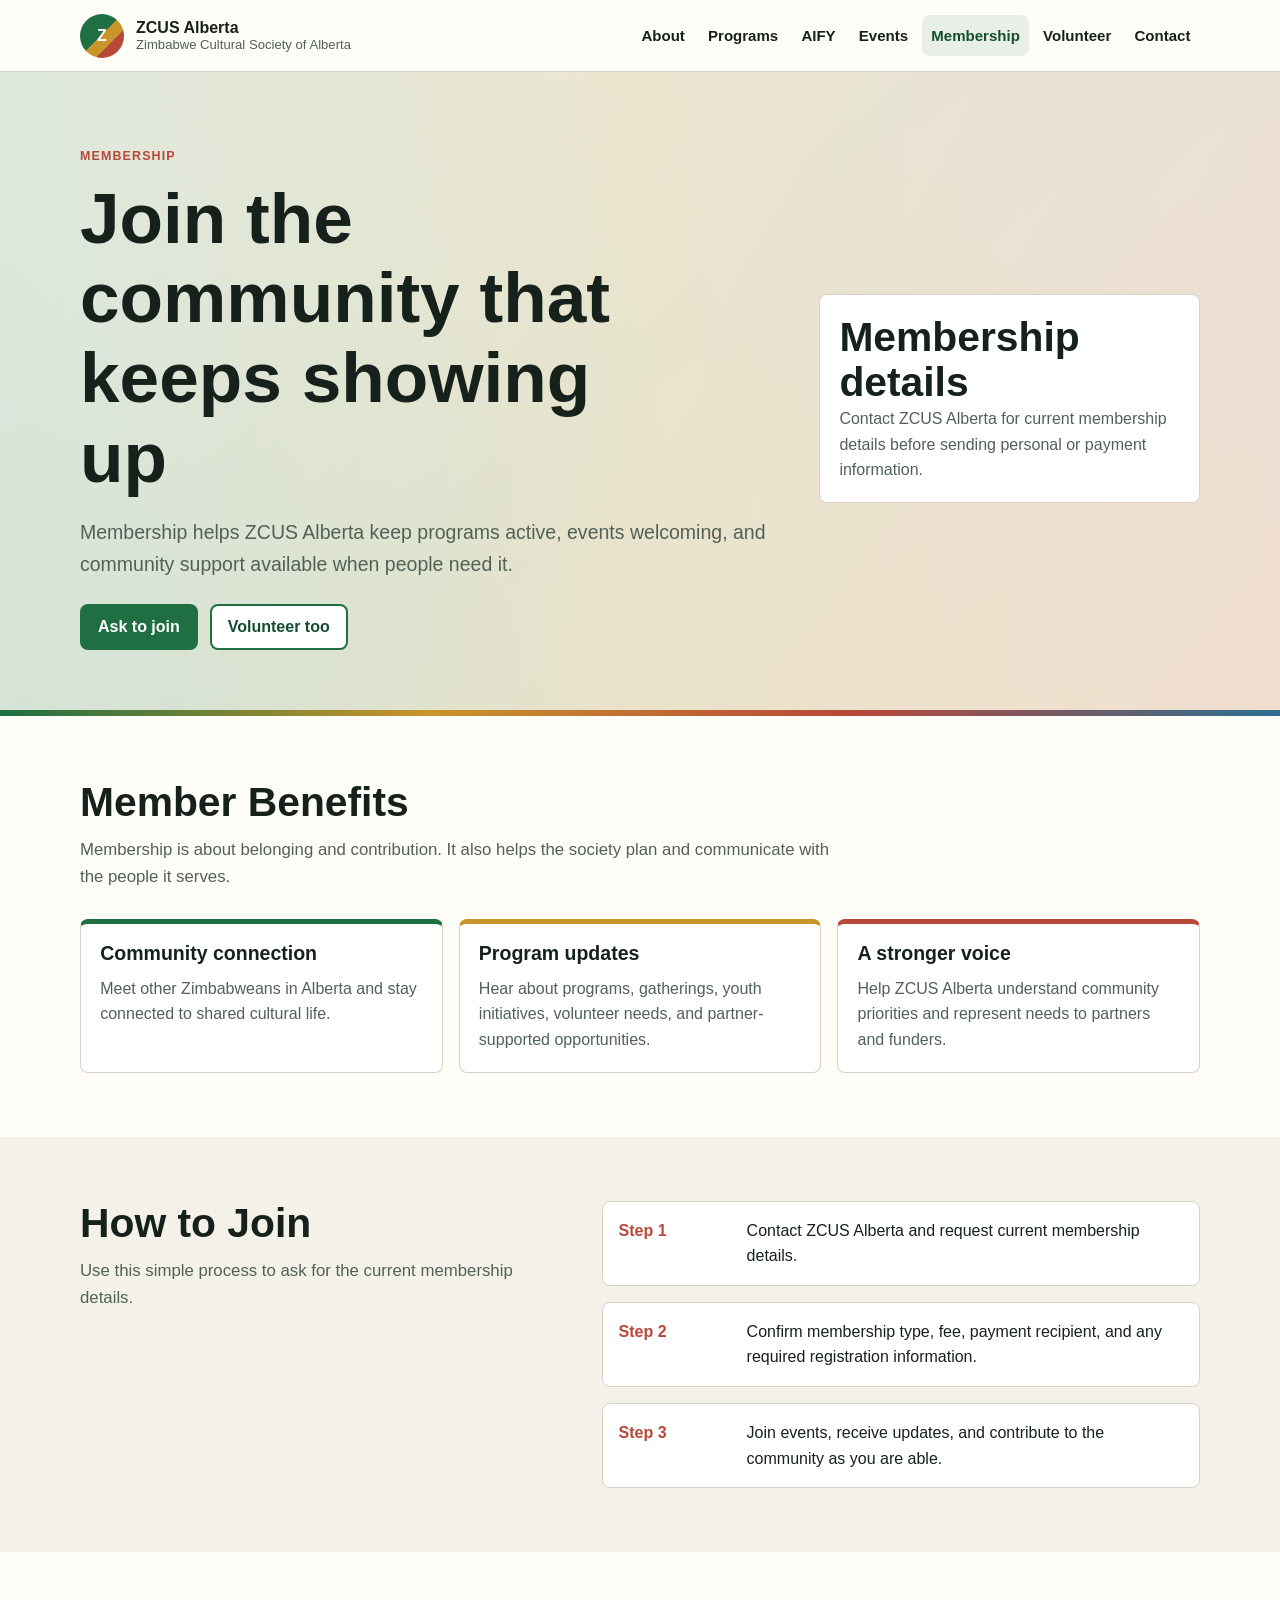
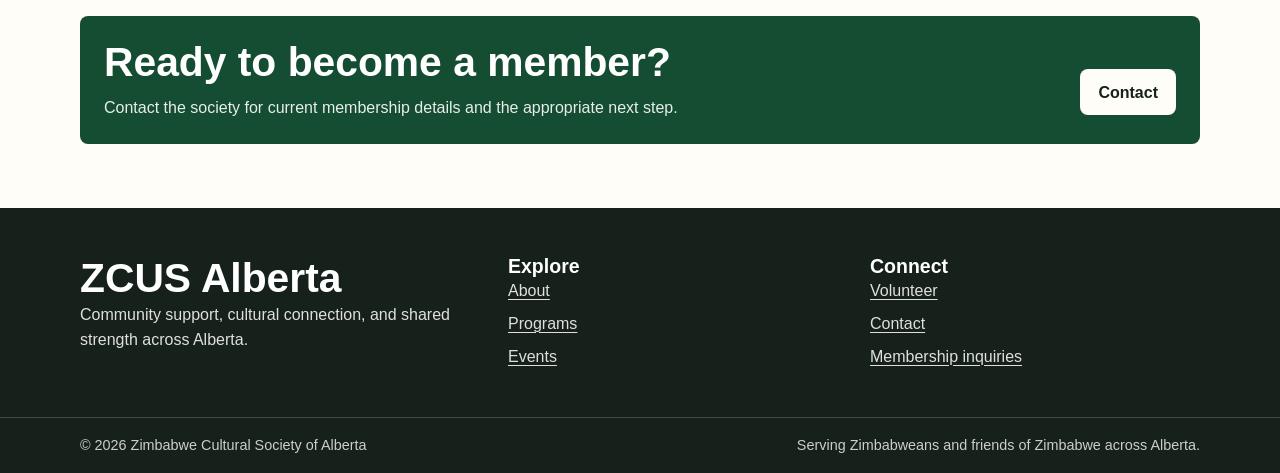
<file: membership.html>
<!doctype html>
<html lang="en">
<head>
  <meta charset="utf-8">
  <meta name="viewport" content="width=device-width, initial-scale=1">
  <title>Membership | ZCUS Alberta</title>
  <meta name="description" content="Become a member of ZCUS Alberta and support a stronger Zimbabwean community in Alberta.">
  <link rel="stylesheet" href="css/styles.css">
  <link rel="icon" href="data:,">
  <script src="js/main.js" defer></script>
</head>
<body>
  <a class="skip-link" href="#main">Skip to main content</a>
  <header class="site-header"><div class="header-inner"><a class="brand" href="index.html" aria-label="ZCUS Alberta home"><span class="brand-mark" aria-hidden="true">Z</span><span class="brand-text"><span class="brand-name">ZCUS Alberta</span><span class="brand-subtitle">Zimbabwe Cultural Society of Alberta</span></span></a><button class="nav-toggle" type="button" data-nav-toggle aria-controls="site-nav"><span class="nav-toggle-lines" aria-hidden="true"></span><span>Menu</span></button><nav class="site-nav" id="site-nav" data-nav aria-label="Main navigation"><a href="about.html">About</a><a href="programs.html">Programs</a><a href="aify.html">AIFY</a><a href="events.html">Events</a><a href="membership.html">Membership</a><a href="volunteer.html">Volunteer</a><a href="contact.html">Contact</a></nav></div></header>

  <main id="main">
    <section class="hero"><div class="section-inner hero-grid"><div><p class="eyebrow">Membership</p><h1>Join the community that keeps showing up</h1><p class="lead">Membership helps ZCUS Alberta keep programs active, events welcoming, and community support available when people need it.</p><div class="hero-actions"><a class="button" href="contact.html">Ask to join</a><a class="button-secondary" href="volunteer.html">Volunteer too</a></div></div><aside class="notice"><h2>Membership details</h2><p>Contact ZCUS Alberta for current membership details before sending personal or payment information.</p></aside></div></section>

    <section class="section">
      <div class="section-inner">
        <div class="section-heading"><h2>Member Benefits</h2><p>Membership is about belonging and contribution. It also helps the society plan and communicate with the people it serves.</p></div>
        <div class="grid three">
          <article class="card card-accent"><h3>Community connection</h3><p>Meet other Zimbabweans in Alberta and stay connected to shared cultural life.</p></article>
          <article class="card card-accent card-gold"><h3>Program updates</h3><p>Hear about programs, gatherings, youth initiatives, volunteer needs, and partner-supported opportunities.</p></article>
          <article class="card card-accent card-red"><h3>A stronger voice</h3><p>Help ZCUS Alberta understand community priorities and represent needs to partners and funders.</p></article>
        </div>
      </div>
    </section>

    <section class="section tint">
      <div class="section-inner split">
        <div class="section-heading"><h2>How to Join</h2><p>Use this simple process to ask for the current membership details.</p></div>
        <ol class="timeline">
          <li><span class="time-label">Step 1</span><span>Contact ZCUS Alberta and request current membership details.</span></li>
          <li><span class="time-label">Step 2</span><span>Confirm membership type, fee, payment recipient, and any required registration information.</span></li>
          <li><span class="time-label">Step 3</span><span>Join events, receive updates, and contribute to the community as you are able.</span></li>
        </ol>
      </div>
    </section>

    <section class="section"><div class="section-inner callout"><div><h2>Ready to become a member?</h2><p>Contact the society for current membership details and the appropriate next step.</p></div><div class="actions"><a class="button-light" href="contact.html">Contact</a></div></div></section>
  </main>

  <footer class="site-footer"><div class="footer-inner"><div><h2>ZCUS Alberta</h2><p>Community support, cultural connection, and shared strength across Alberta.</p></div><div><h3>Explore</h3><ul class="footer-links"><li><a href="about.html">About</a></li><li><a href="programs.html">Programs</a></li><li><a href="events.html">Events</a></li></ul></div><div><h3>Connect</h3><ul class="footer-links"><li><a href="volunteer.html">Volunteer</a></li><li><a href="contact.html">Contact</a></li><li><a href="contact.html">Membership inquiries</a></li></ul></div></div><div class="footer-bottom"><div class="section-inner"><span>&copy; <span data-current-year>2026</span> Zimbabwe Cultural Society of Alberta</span><span>Serving Zimbabweans and friends of Zimbabwe across Alberta.</span></div></div></footer>
</body>
</html>
</file>
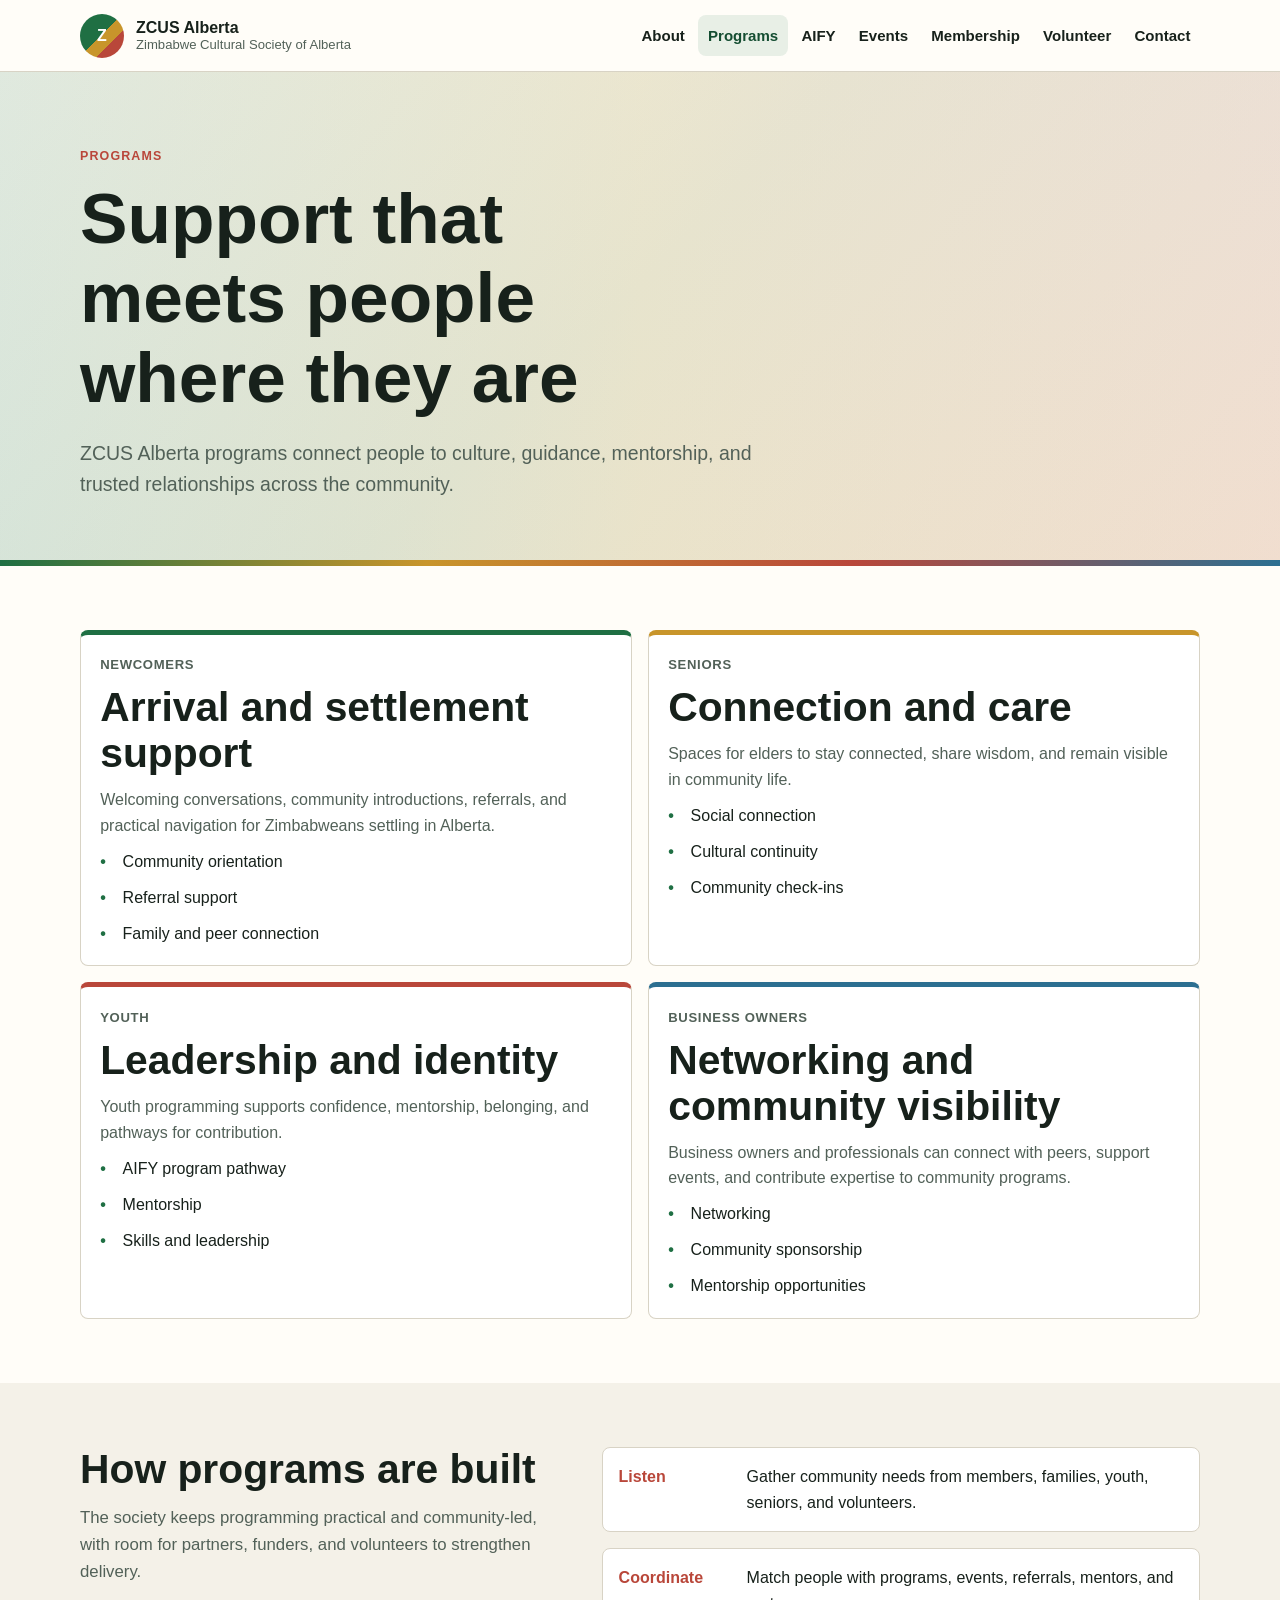
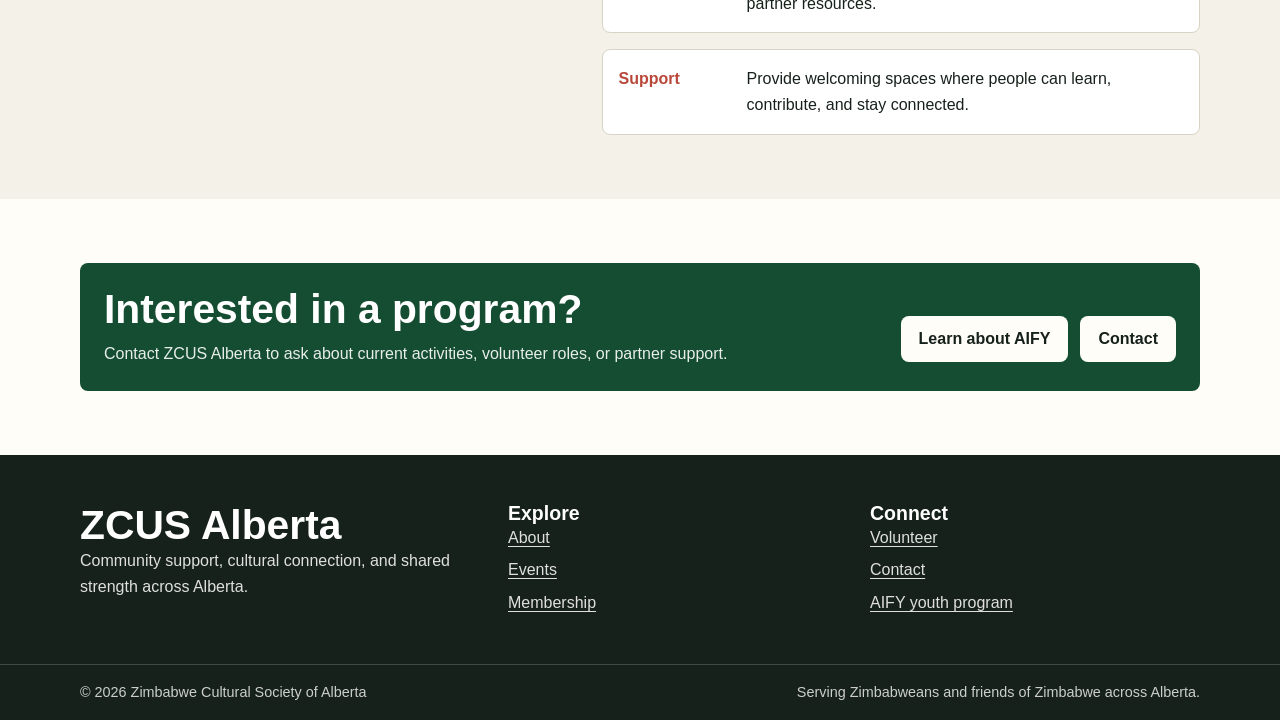
<file: programs.html>
<!doctype html>
<html lang="en">
<head>
  <meta charset="utf-8">
  <meta name="viewport" content="width=device-width, initial-scale=1">
  <title>Programs | ZCUS Alberta</title>
  <meta name="description" content="Explore ZCUS Alberta programs for newcomers, seniors, youth, families, business owners, and community partners.">
  <link rel="stylesheet" href="css/styles.css">
  <link rel="icon" href="data:,">
  <script src="js/main.js" defer></script>
</head>
<body>
  <a class="skip-link" href="#main">Skip to main content</a>
  <header class="site-header"><div class="header-inner"><a class="brand" href="index.html" aria-label="ZCUS Alberta home"><span class="brand-mark" aria-hidden="true">Z</span><span class="brand-text"><span class="brand-name">ZCUS Alberta</span><span class="brand-subtitle">Zimbabwe Cultural Society of Alberta</span></span></a><button class="nav-toggle" type="button" data-nav-toggle aria-controls="site-nav"><span class="nav-toggle-lines" aria-hidden="true"></span><span>Menu</span></button><nav class="site-nav" id="site-nav" data-nav aria-label="Main navigation"><a href="about.html">About</a><a href="programs.html">Programs</a><a href="aify.html">AIFY</a><a href="events.html">Events</a><a href="membership.html">Membership</a><a href="volunteer.html">Volunteer</a><a href="contact.html">Contact</a></nav></div></header>

  <main id="main">
    <section class="hero">
      <div class="section-inner">
        <p class="eyebrow">Programs</p>
        <h1>Support that meets people where they are</h1>
        <p class="lead">ZCUS Alberta programs connect people to culture, guidance, mentorship, and trusted relationships across the community.</p>
      </div>
    </section>

    <section class="section">
      <div class="section-inner">
        <div class="grid two">
          <article class="card card-accent">
            <p class="kicker">Newcomers</p>
            <h2>Arrival and settlement support</h2>
            <p>Welcoming conversations, community introductions, referrals, and practical navigation for Zimbabweans settling in Alberta.</p>
            <ul class="check-list"><li>Community orientation</li><li>Referral support</li><li>Family and peer connection</li></ul>
          </article>
          <article class="card card-accent card-gold">
            <p class="kicker">Seniors</p>
            <h2>Connection and care</h2>
            <p>Spaces for elders to stay connected, share wisdom, and remain visible in community life.</p>
            <ul class="check-list"><li>Social connection</li><li>Cultural continuity</li><li>Community check-ins</li></ul>
          </article>
          <article class="card card-accent card-red">
            <p class="kicker">Youth</p>
            <h2>Leadership and identity</h2>
            <p>Youth programming supports confidence, mentorship, belonging, and pathways for contribution.</p>
            <ul class="check-list"><li>AIFY program pathway</li><li>Mentorship</li><li>Skills and leadership</li></ul>
          </article>
          <article class="card card-accent card-blue">
            <p class="kicker">Business owners</p>
            <h2>Networking and community visibility</h2>
            <p>Business owners and professionals can connect with peers, support events, and contribute expertise to community programs.</p>
            <ul class="check-list"><li>Networking</li><li>Community sponsorship</li><li>Mentorship opportunities</li></ul>
          </article>
        </div>
      </div>
    </section>

    <section class="section tint">
      <div class="section-inner split">
        <div class="section-heading">
          <h2>How programs are built</h2>
          <p>The society keeps programming practical and community-led, with room for partners, funders, and volunteers to strengthen delivery.</p>
        </div>
        <ul class="timeline">
          <li><span class="time-label">Listen</span><span>Gather community needs from members, families, youth, seniors, and volunteers.</span></li>
          <li><span class="time-label">Coordinate</span><span>Match people with programs, events, referrals, mentors, and partner resources.</span></li>
          <li><span class="time-label">Support</span><span>Provide welcoming spaces where people can learn, contribute, and stay connected.</span></li>
        </ul>
      </div>
    </section>

    <section class="section"><div class="section-inner callout"><div><h2>Interested in a program?</h2><p>Contact ZCUS Alberta to ask about current activities, volunteer roles, or partner support.</p></div><div class="actions"><a class="button-light" href="aify.html">Learn about AIFY</a><a class="button-light" href="contact.html">Contact</a></div></div></section>
  </main>

  <footer class="site-footer"><div class="footer-inner"><div><h2>ZCUS Alberta</h2><p>Community support, cultural connection, and shared strength across Alberta.</p></div><div><h3>Explore</h3><ul class="footer-links"><li><a href="about.html">About</a></li><li><a href="events.html">Events</a></li><li><a href="membership.html">Membership</a></li></ul></div><div><h3>Connect</h3><ul class="footer-links"><li><a href="volunteer.html">Volunteer</a></li><li><a href="contact.html">Contact</a></li><li><a href="aify.html">AIFY youth program</a></li></ul></div></div><div class="footer-bottom"><div class="section-inner"><span>&copy; <span data-current-year>2026</span> Zimbabwe Cultural Society of Alberta</span><span>Serving Zimbabweans and friends of Zimbabwe across Alberta.</span></div></div></footer>
</body>
</html>
</file>
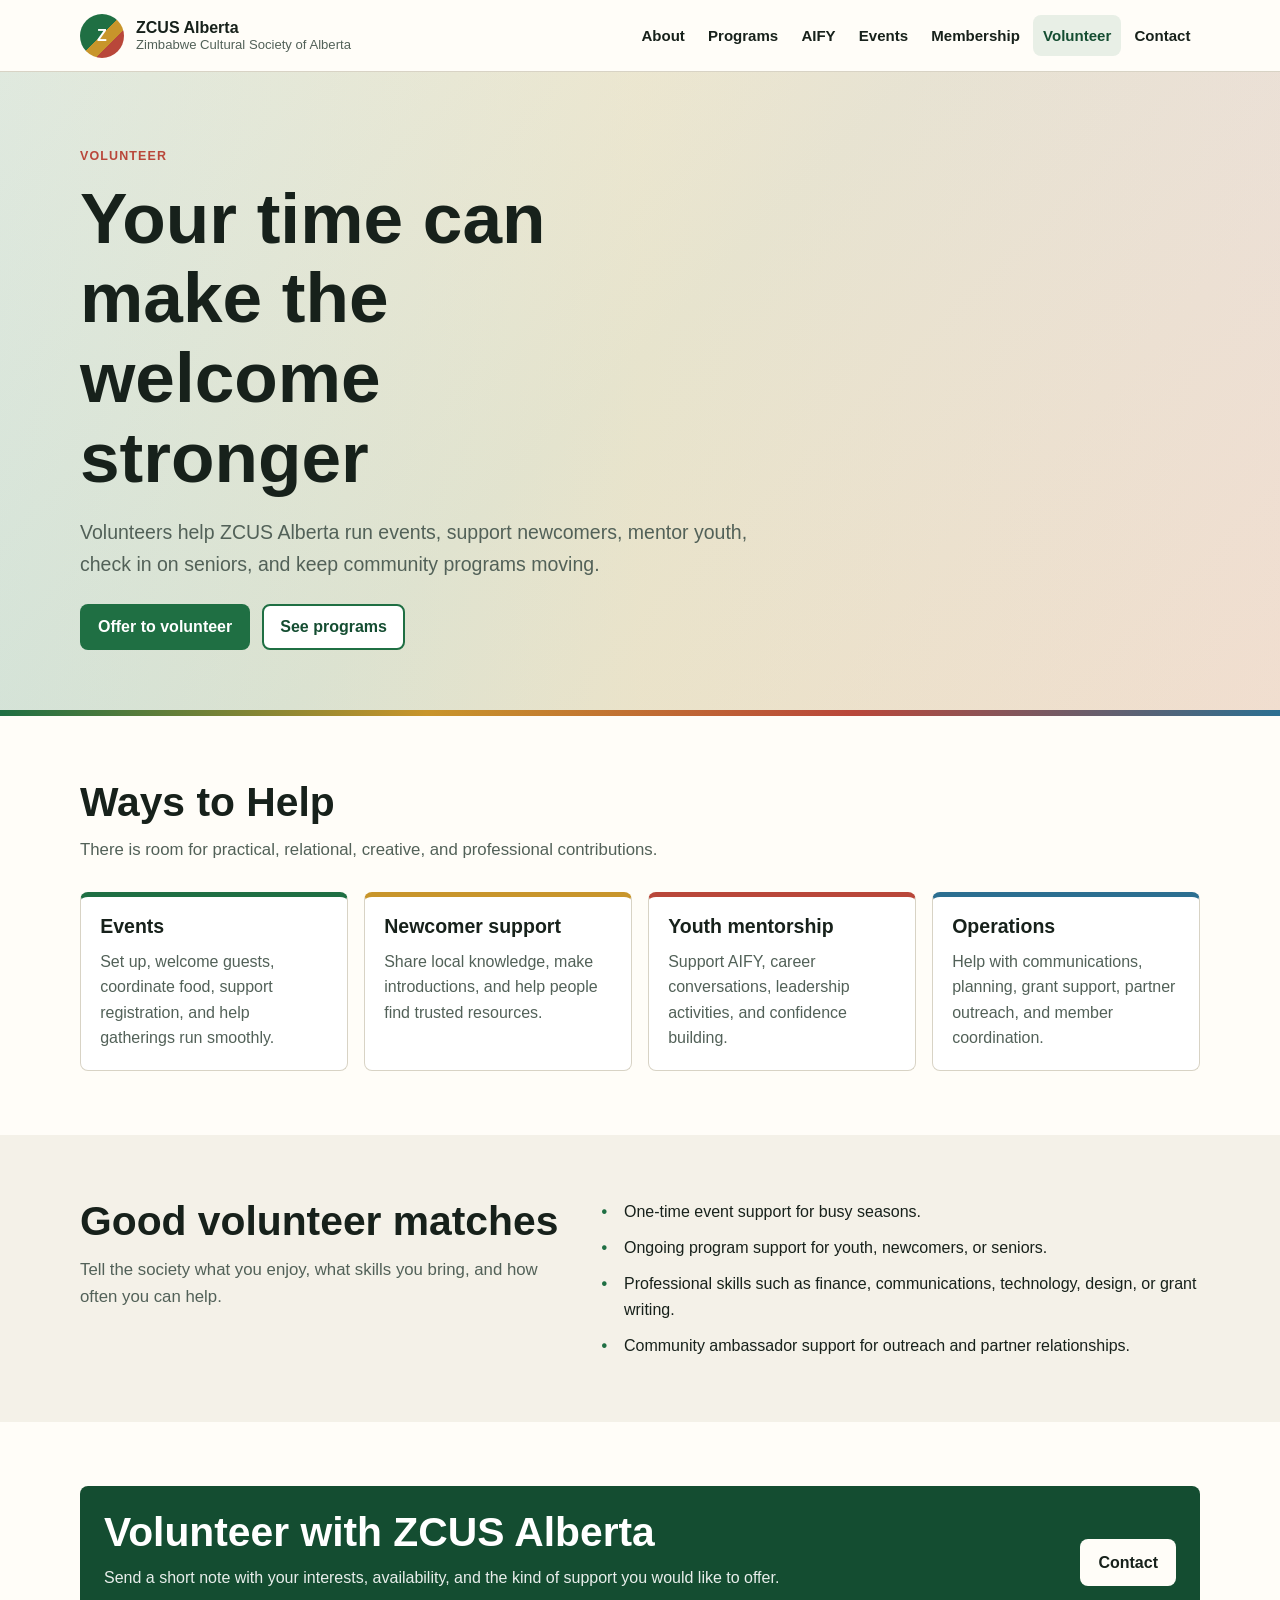
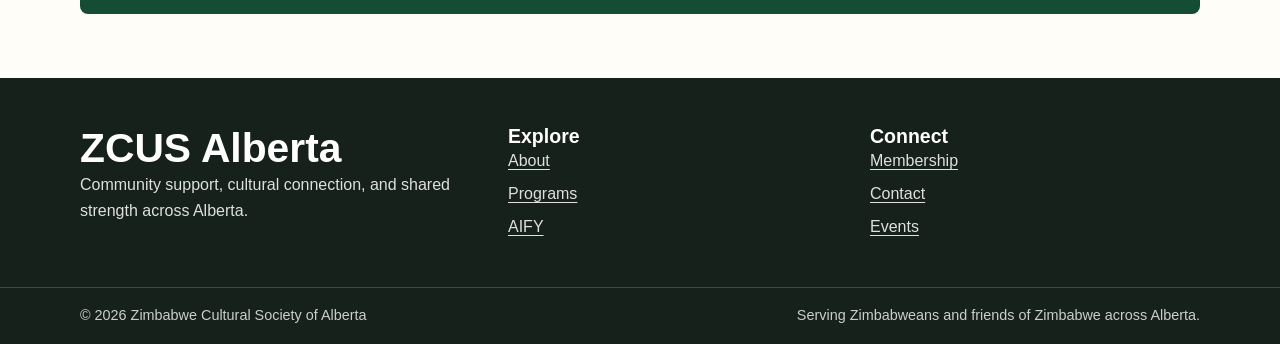
<file: volunteer.html>
<!doctype html>
<html lang="en">
<head>
  <meta charset="utf-8">
  <meta name="viewport" content="width=device-width, initial-scale=1">
  <title>Volunteer | ZCUS Alberta</title>
  <meta name="description" content="Volunteer with ZCUS Alberta to support newcomers, youth, seniors, events, culture, and community operations.">
  <link rel="stylesheet" href="css/styles.css">
  <link rel="icon" href="data:,">
  <script src="js/main.js" defer></script>
</head>
<body>
  <a class="skip-link" href="#main">Skip to main content</a>
  <header class="site-header"><div class="header-inner"><a class="brand" href="index.html" aria-label="ZCUS Alberta home"><span class="brand-mark" aria-hidden="true">Z</span><span class="brand-text"><span class="brand-name">ZCUS Alberta</span><span class="brand-subtitle">Zimbabwe Cultural Society of Alberta</span></span></a><button class="nav-toggle" type="button" data-nav-toggle aria-controls="site-nav"><span class="nav-toggle-lines" aria-hidden="true"></span><span>Menu</span></button><nav class="site-nav" id="site-nav" data-nav aria-label="Main navigation"><a href="about.html">About</a><a href="programs.html">Programs</a><a href="aify.html">AIFY</a><a href="events.html">Events</a><a href="membership.html">Membership</a><a href="volunteer.html">Volunteer</a><a href="contact.html">Contact</a></nav></div></header>

  <main id="main">
    <section class="hero"><div class="section-inner"><p class="eyebrow">Volunteer</p><h1>Your time can make the welcome stronger</h1><p class="lead">Volunteers help ZCUS Alberta run events, support newcomers, mentor youth, check in on seniors, and keep community programs moving.</p><div class="hero-actions"><a class="button" href="contact.html">Offer to volunteer</a><a class="button-secondary" href="programs.html">See programs</a></div></div></section>

    <section class="section">
      <div class="section-inner">
        <div class="section-heading"><h2>Ways to Help</h2><p>There is room for practical, relational, creative, and professional contributions.</p></div>
        <div class="grid four">
          <article class="card card-accent"><h3>Events</h3><p>Set up, welcome guests, coordinate food, support registration, and help gatherings run smoothly.</p></article>
          <article class="card card-accent card-gold"><h3>Newcomer support</h3><p>Share local knowledge, make introductions, and help people find trusted resources.</p></article>
          <article class="card card-accent card-red"><h3>Youth mentorship</h3><p>Support AIFY, career conversations, leadership activities, and confidence building.</p></article>
          <article class="card card-accent card-blue"><h3>Operations</h3><p>Help with communications, planning, grant support, partner outreach, and member coordination.</p></article>
        </div>
      </div>
    </section>

    <section class="section tint">
      <div class="section-inner split">
        <div class="section-heading"><h2>Good volunteer matches</h2><p>Tell the society what you enjoy, what skills you bring, and how often you can help.</p></div>
        <ul class="check-list">
          <li>One-time event support for busy seasons.</li>
          <li>Ongoing program support for youth, newcomers, or seniors.</li>
          <li>Professional skills such as finance, communications, technology, design, or grant writing.</li>
          <li>Community ambassador support for outreach and partner relationships.</li>
        </ul>
      </div>
    </section>

    <section class="section"><div class="section-inner callout"><div><h2>Volunteer with ZCUS Alberta</h2><p>Send a short note with your interests, availability, and the kind of support you would like to offer.</p></div><div class="actions"><a class="button-light" href="contact.html">Contact</a></div></div></section>
  </main>

  <footer class="site-footer"><div class="footer-inner"><div><h2>ZCUS Alberta</h2><p>Community support, cultural connection, and shared strength across Alberta.</p></div><div><h3>Explore</h3><ul class="footer-links"><li><a href="about.html">About</a></li><li><a href="programs.html">Programs</a></li><li><a href="aify.html">AIFY</a></li></ul></div><div><h3>Connect</h3><ul class="footer-links"><li><a href="membership.html">Membership</a></li><li><a href="contact.html">Contact</a></li><li><a href="events.html">Events</a></li></ul></div></div><div class="footer-bottom"><div class="section-inner"><span>&copy; <span data-current-year>2026</span> Zimbabwe Cultural Society of Alberta</span><span>Serving Zimbabweans and friends of Zimbabwe across Alberta.</span></div></div></footer>
</body>
</html>
</file>
<file: css/styles.css>
:root {
  --ink: #17211b;
  --muted: #526158;
  --paper: #fffdf8;
  --surface: #f4f1e8;
  --surface-strong: #e8efe6;
  --line: #d8d3c5;
  --green: #1f6f43;
  --green-dark: #144d31;
  --gold: #c8952b;
  --red: #b9473a;
  --blue: #2c6f91;
  --focus: #114f7a;
  --shadow: 0 18px 45px rgba(23, 33, 27, 0.12);
  --radius: 8px;
  --max: 1120px;
  color-scheme: light;
}

* {
  box-sizing: border-box;
}

html {
  scroll-behavior: smooth;
  overflow-x: hidden;
}

body {
  margin: 0;
  color: var(--ink);
  background: var(--paper);
  font-family: Arial, Helvetica, sans-serif;
  font-size: 16px;
  line-height: 1.6;
  overflow-x: hidden;
}

img,
svg {
  max-width: 100%;
}

a {
  color: var(--green-dark);
  text-decoration-thickness: 0.08em;
  text-underline-offset: 0.18em;
  overflow-wrap: anywhere;
}

a:hover {
  color: var(--red);
}

:focus-visible {
  outline: 3px solid var(--focus);
  outline-offset: 3px;
}

.skip-link {
  position: absolute;
  left: 1rem;
  top: -4rem;
  z-index: 20;
  padding: 0.65rem 0.85rem;
  background: var(--ink);
  color: white;
  border-radius: var(--radius);
}

.skip-link:focus {
  top: 1rem;
}

.site-header {
  position: sticky;
  top: 0;
  z-index: 10;
  background: rgba(255, 253, 248, 0.96);
  border-bottom: 1px solid var(--line);
  backdrop-filter: blur(12px);
}

.header-inner,
.section-inner,
.footer-inner {
  width: min(100% - 2rem, var(--max));
  margin: 0 auto;
}

.header-inner {
  display: flex;
  align-items: center;
  justify-content: space-between;
  gap: 1rem;
  padding: 0.85rem 0;
}

.brand {
  display: inline-flex;
  align-items: center;
  gap: 0.75rem;
  color: var(--ink);
  text-decoration: none;
  min-width: 13rem;
}

.brand-mark {
  display: grid;
  place-items: center;
  width: 2.75rem;
  height: 2.75rem;
  color: white;
  background:
    linear-gradient(135deg, var(--green) 0 48%, var(--gold) 48% 68%, var(--red) 68% 100%);
  border-radius: 50%;
  font-weight: 800;
  letter-spacing: 0;
}

.brand-text {
  display: grid;
  gap: 0.05rem;
}

.brand-name {
  font-weight: 800;
  line-height: 1.1;
  overflow-wrap: normal;
}

.brand-subtitle {
  color: var(--muted);
  font-size: 0.82rem;
  line-height: 1.2;
}

.nav-toggle {
  display: none;
  align-items: center;
  gap: 0.45rem;
  padding: 0.55rem 0.7rem;
  border: 1px solid var(--line);
  border-radius: var(--radius);
  color: var(--ink);
  background: white;
  font: inherit;
  font-weight: 700;
}

.nav-toggle-lines,
.nav-toggle-lines::before,
.nav-toggle-lines::after {
  display: block;
  width: 1.1rem;
  height: 2px;
  background: currentColor;
  content: "";
}

.nav-toggle-lines {
  position: relative;
}

.nav-toggle-lines::before,
.nav-toggle-lines::after {
  position: absolute;
  left: 0;
}

.nav-toggle-lines::before {
  top: -6px;
}

.nav-toggle-lines::after {
  top: 6px;
}

.site-nav {
  display: flex;
  align-items: center;
  justify-content: flex-end;
  gap: 0.25rem;
  flex-wrap: wrap;
}

.site-nav a {
  padding: 0.52rem 0.6rem;
  border-radius: var(--radius);
  color: var(--ink);
  font-size: 0.94rem;
  font-weight: 700;
  text-decoration: none;
  transition: background-color 180ms ease, color 180ms ease;
}

.site-nav a:hover,
.site-nav a[aria-current="page"] {
  background: var(--surface-strong);
  color: var(--green-dark);
}

.button,
.button-secondary,
.button-light {
  display: inline-flex;
  align-items: center;
  justify-content: center;
  min-height: 2.75rem;
  padding: 0.72rem 1rem;
  border: 2px solid transparent;
  border-radius: var(--radius);
  font-weight: 800;
  line-height: 1.2;
  text-align: center;
  text-decoration: none;
  transition: background-color 180ms ease, border-color 180ms ease, color 180ms ease, transform 180ms ease;
}

.button:hover,
.button-secondary:hover,
.button-light:hover {
  transform: translateY(-1px);
}

.button {
  color: white;
  background: var(--green);
}

.button:hover {
  color: white;
  background: var(--green-dark);
}

.button-secondary {
  color: var(--green-dark);
  background: white;
  border-color: var(--green);
}

.button-secondary:hover {
  color: white;
  background: var(--green-dark);
}

.button-light {
  color: var(--ink);
  background: var(--paper);
}

.section {
  padding: 4rem 0;
}

.section.compact {
  padding: 2.6rem 0;
}

.section.tint {
  background: var(--surface);
}

.section.green {
  color: white;
  background: var(--green-dark);
}

.section.green a {
  color: white;
}

.hero {
  position: relative;
  overflow: hidden;
  padding: 4.7rem 0 4.1rem;
  background:
    linear-gradient(90deg, rgba(31, 111, 67, 0.14), rgba(200, 149, 43, 0.16), rgba(185, 71, 58, 0.1)),
    linear-gradient(135deg, #fffdf8 0%, #edf3ec 48%, #f7efe0 100%);
}

.hero::after {
  position: absolute;
  left: 0;
  right: 0;
  bottom: 0;
  height: 0.35rem;
  background: linear-gradient(90deg, var(--green), var(--gold), var(--red), var(--blue));
  content: "";
}

.hero-grid {
  position: relative;
  z-index: 1;
  display: grid;
  grid-template-columns: minmax(0, 1.3fr) minmax(17rem, 0.7fr);
  gap: 2rem;
  align-items: center;
}

.eyebrow {
  margin: 0 0 0.7rem;
  color: var(--red);
  font-size: 0.78rem;
  font-weight: 800;
  letter-spacing: 0.09em;
  text-transform: uppercase;
}

h1,
h2,
h3 {
  margin: 0;
  color: var(--ink);
  line-height: 1.12;
  letter-spacing: 0;
}

h1 {
  max-width: 15ch;
  font-size: 4.45rem;
}

h2 {
  font-size: 2.55rem;
}

h3 {
  font-size: 1.22rem;
}

p {
  margin: 0;
}

.lead {
  max-width: 64ch;
  margin-top: 1.25rem;
  color: var(--muted);
  font-size: 1.22rem;
}

.hero-actions,
.actions {
  display: flex;
  flex-wrap: wrap;
  gap: 0.75rem;
  margin-top: 1.5rem;
}

.hero-panel {
  display: grid;
  gap: 1rem;
  padding: 1.25rem;
  background: rgba(255, 253, 248, 0.86);
  border: 1px solid var(--line);
  border-radius: var(--radius);
  box-shadow: var(--shadow);
}

.hero-panel strong {
  display: block;
  color: var(--green-dark);
  font-size: 1.1rem;
}

.meta-list {
  display: grid;
  gap: 0.75rem;
  margin: 0;
  padding: 0;
  list-style: none;
}

.meta-list li {
  display: grid;
  gap: 0.1rem;
  padding-left: 1rem;
  border-left: 4px solid var(--gold);
}

.section-heading {
  display: grid;
  gap: 0.75rem;
  max-width: 760px;
  margin-bottom: 1.75rem;
}

.section-heading p {
  color: var(--muted);
  font-size: 1.05rem;
}

.grid {
  display: grid;
  gap: 1rem;
}

.grid.two {
  grid-template-columns: repeat(2, minmax(0, 1fr));
}

.grid.three {
  grid-template-columns: repeat(3, minmax(0, 1fr));
}

.grid.four {
  grid-template-columns: repeat(4, minmax(0, 1fr));
}

.card,
.notice,
.quote-panel {
  padding: 1.2rem;
  background: white;
  border: 1px solid var(--line);
  border-radius: var(--radius);
}

.card {
  display: grid;
  gap: 0.65rem;
  align-content: start;
  transition: border-color 180ms ease, box-shadow 180ms ease, transform 180ms ease;
}

.card:hover {
  border-color: rgba(31, 111, 67, 0.35);
  box-shadow: 0 10px 28px rgba(23, 33, 27, 0.08);
  transform: translateY(-2px);
}

.card p,
.notice p,
.quote-panel p {
  color: var(--muted);
}

.card-accent {
  border-top: 5px solid var(--green);
}

.card-gold {
  border-top-color: var(--gold);
}

.card-red {
  border-top-color: var(--red);
}

.card-blue {
  border-top-color: var(--blue);
}

.kicker {
  color: var(--green-dark);
  font-size: 0.82rem;
  font-weight: 800;
  letter-spacing: 0.05em;
  text-transform: uppercase;
}

.split {
  display: grid;
  grid-template-columns: minmax(0, 0.9fr) minmax(0, 1.1fr);
  gap: 2rem;
  align-items: start;
}

.story-panel {
  padding: 1.5rem;
  color: white;
  background:
    linear-gradient(135deg, rgba(20, 77, 49, 0.94), rgba(31, 111, 67, 0.9)),
    repeating-linear-gradient(45deg, transparent 0 14px, rgba(255, 255, 255, 0.08) 14px 18px);
  border-radius: var(--radius);
}

.story-panel h2,
.story-panel p {
  color: white;
}

.story-panel p {
  margin-top: 1rem;
}

.check-list,
.plain-list {
  display: grid;
  gap: 0.65rem;
  margin: 0;
  padding: 0;
  list-style: none;
}

.check-list li,
.plain-list li {
  position: relative;
  padding-left: 1.4rem;
}

.check-list li::before,
.plain-list li::before {
  position: absolute;
  left: 0;
  color: var(--green);
  font-weight: 900;
  content: "•";
}

.timeline {
  display: grid;
  gap: 1rem;
  margin: 0;
  padding: 0;
  list-style: none;
}

.timeline li {
  display: grid;
  grid-template-columns: 7rem minmax(0, 1fr);
  gap: 1rem;
  padding: 1rem;
  background: white;
  border: 1px solid var(--line);
  border-radius: var(--radius);
}

.timeline time,
.timeline .time-label {
  color: var(--red);
  font-weight: 800;
}

.gallery-grid {
  display: grid;
  grid-template-columns: repeat(3, minmax(0, 1fr));
  gap: 1rem;
}

.gallery-item {
  display: grid;
  gap: 0.7rem;
  padding: 1rem;
  min-height: 11rem;
  background:
    linear-gradient(135deg, rgba(31, 111, 67, 0.12), rgba(200, 149, 43, 0.16)),
    var(--surface);
  border: 1px solid var(--line);
  border-radius: var(--radius);
}

.gallery-item::before {
  display: block;
  width: 4rem;
  height: 0.4rem;
  background: linear-gradient(90deg, var(--green), var(--gold), var(--red));
  border-radius: 999px;
  content: "";
}

.gallery-item figcaption {
  color: var(--muted);
  font-size: 0.95rem;
}

.gallery-note {
  margin: 1rem 0 0;
  color: var(--muted);
  font-weight: 700;
}

.callout {
  display: grid;
  grid-template-columns: minmax(0, 1fr) auto;
  gap: 1.5rem;
  align-items: center;
  padding: 1.5rem;
  color: white;
  background: var(--green-dark);
  border-radius: var(--radius);
}

.callout h2,
.callout p {
  color: white;
}

.callout p {
  margin-top: 0.55rem;
  opacity: 0.9;
}

.contact-layout {
  align-items: stretch;
}

.contact-guidance {
  display: grid;
  gap: 1rem;
  padding: 1.25rem;
  align-content: start;
  background: white;
  border: 1px solid var(--line);
  border-radius: var(--radius);
}

.contact-guidance p {
  color: var(--muted);
}

.contact-cards {
  grid-template-columns: repeat(5, minmax(0, 1fr));
}

.contact-cards .card a {
  align-self: end;
  font-weight: 800;
}

label {
  display: grid;
  gap: 0.35rem;
  color: var(--ink);
  font-weight: 800;
}

input,
textarea,
select {
  width: 100%;
  min-height: 2.75rem;
  padding: 0.65rem 0.75rem;
  color: var(--ink);
  background: var(--paper);
  border: 1px solid var(--line);
  border-radius: var(--radius);
  font: inherit;
}

textarea {
  min-height: 8rem;
  resize: vertical;
}

.helper {
  color: var(--muted);
  font-size: 0.92rem;
}

.reveal {
  opacity: 1;
}

.site-footer {
  color: white;
  background: var(--ink);
}

.footer-inner {
  display: grid;
  grid-template-columns: 1.2fr 1fr 1fr;
  gap: 2rem;
  padding: 3rem 0;
}

.site-footer h2,
.site-footer h3,
.site-footer p,
.site-footer a {
  color: white;
}

.site-footer p,
.site-footer li {
  opacity: 0.86;
}

.footer-links {
  display: grid;
  gap: 0.45rem;
  margin: 0;
  padding: 0;
  list-style: none;
}

.footer-bottom {
  border-top: 1px solid rgba(255, 255, 255, 0.18);
}

.footer-bottom .section-inner {
  display: flex;
  justify-content: space-between;
  gap: 1rem;
  padding: 1rem 0;
  color: rgba(255, 255, 255, 0.78);
  font-size: 0.9rem;
}

@media (max-width: 900px) {
  .header-inner {
    align-items: flex-start;
    flex-direction: column;
  }

  .js .header-inner {
    flex-direction: row;
    flex-wrap: wrap;
  }

  .js .nav-toggle {
    display: inline-flex;
    margin-left: auto;
  }

  .site-nav {
    width: 100%;
    justify-content: flex-start;
  }

  .js .site-nav {
    display: none;
  }

  .js .site-nav.is-open {
    display: flex;
  }

  .site-nav a {
    min-width: 8rem;
  }

  .hero-grid,
  .split,
  .grid.two,
  .grid.three,
  .grid.four,
  .contact-cards,
  .gallery-grid,
  .footer-inner,
  .callout {
    grid-template-columns: 1fr;
  }

  h1 {
    max-width: 14ch;
    font-size: 3.25rem;
  }

  h2 {
    font-size: 2.15rem;
  }
}

@media (max-width: 560px) {
  .section {
    padding: 3rem 0;
  }

  .hero {
    padding: 3.6rem 0 3rem;
  }

  .header-inner,
  .section-inner,
  .footer-inner {
    width: min(100% - 1.25rem, var(--max));
  }

  .brand {
    min-width: 0;
  }

  .brand-subtitle {
    display: none;
  }

  h1 {
    max-width: 12ch;
    font-size: 2.45rem;
  }

  h2 {
    font-size: 1.8rem;
  }

  .lead {
    font-size: 1.06rem;
  }

  .site-nav a,
  .button,
  .button-secondary,
  .button-light {
    width: 100%;
  }

  .timeline li {
    grid-template-columns: 1fr;
  }

  .footer-bottom .section-inner {
    flex-direction: column;
  }
}

@media (prefers-reduced-motion: no-preference) {
  .js .reveal {
    opacity: 0;
    transform: translateY(12px);
    transition: opacity 520ms ease, transform 520ms ease;
  }

  .js .reveal.is-visible {
    opacity: 1;
    transform: translateY(0);
  }
}

@media (prefers-reduced-motion: reduce) {
  html {
    scroll-behavior: auto;
  }

  *,
  *::before,
  *::after {
    animation-duration: 0.01ms !important;
    animation-iteration-count: 1 !important;
    scroll-behavior: auto !important;
    transition-duration: 0.01ms !important;
  }

  .button:hover,
  .button-secondary:hover,
  .button-light:hover,
  .card:hover {
    transform: none;
  }
}
</file>
